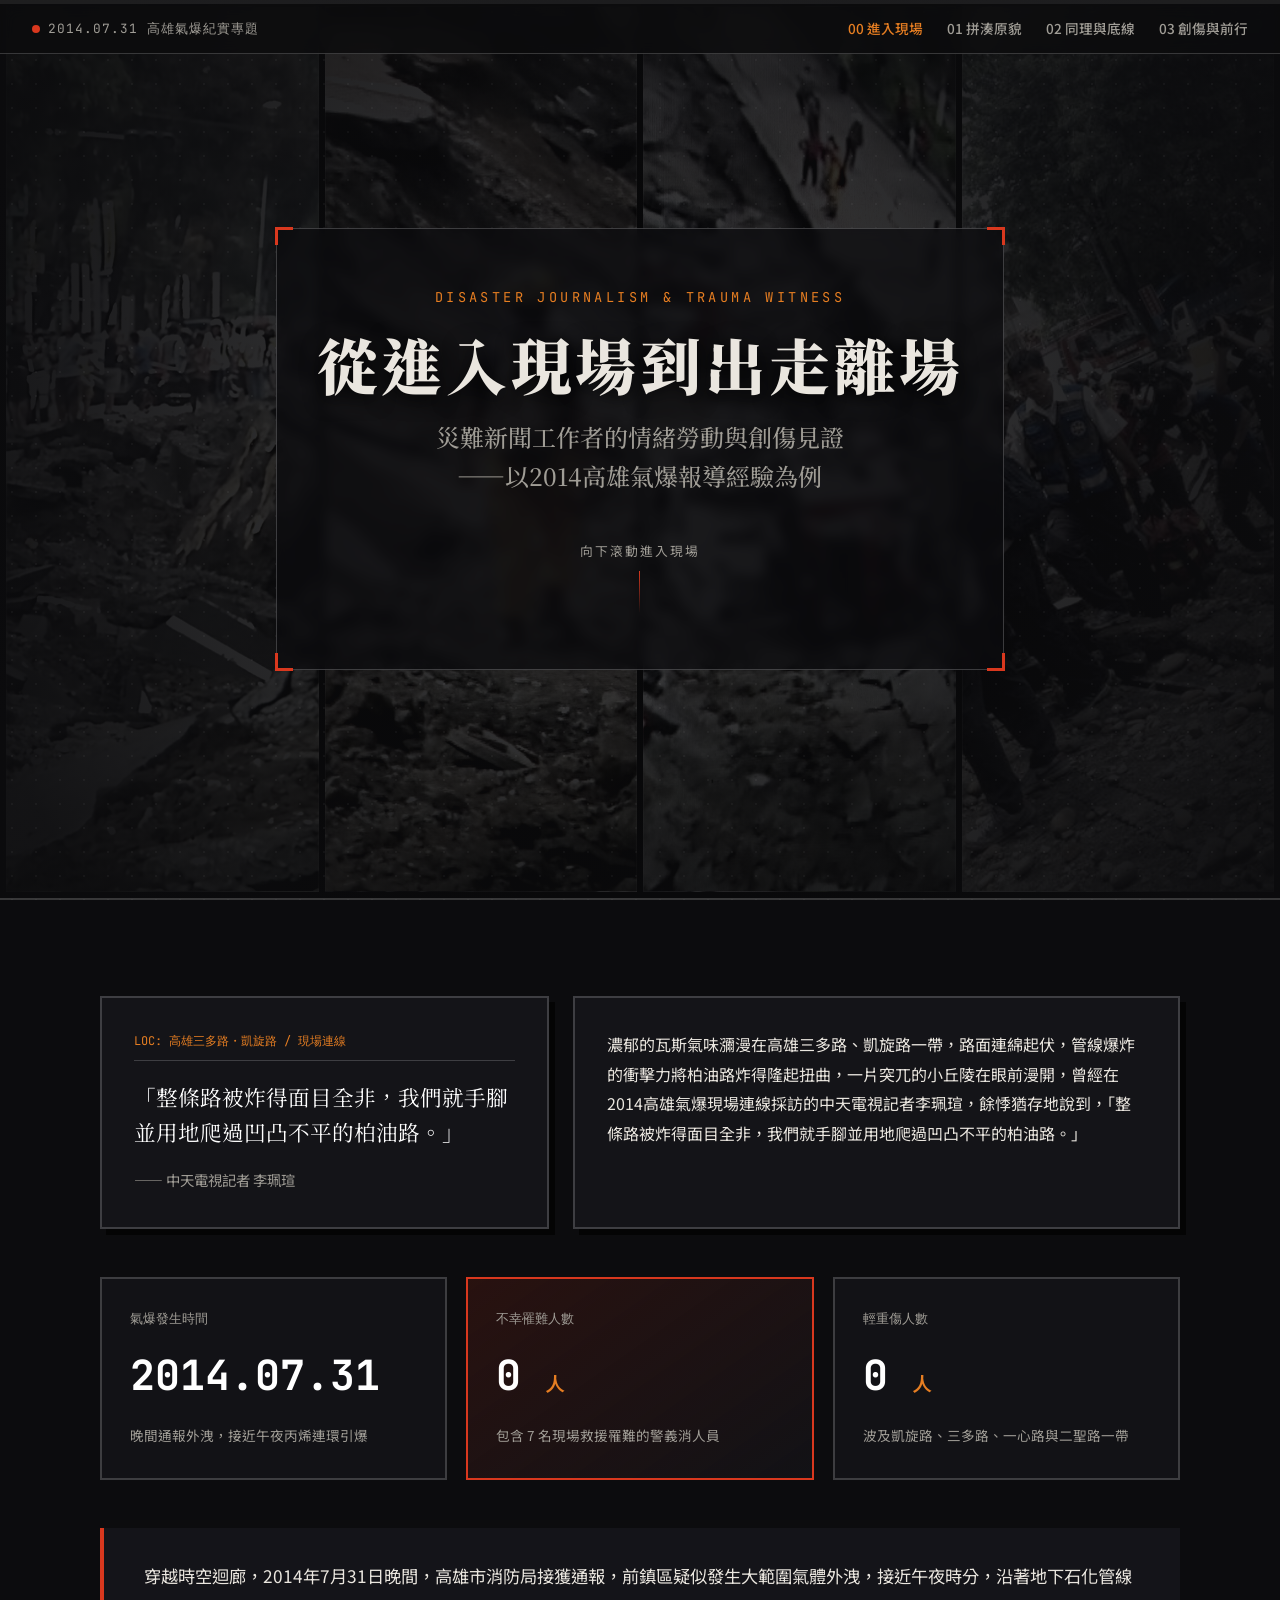
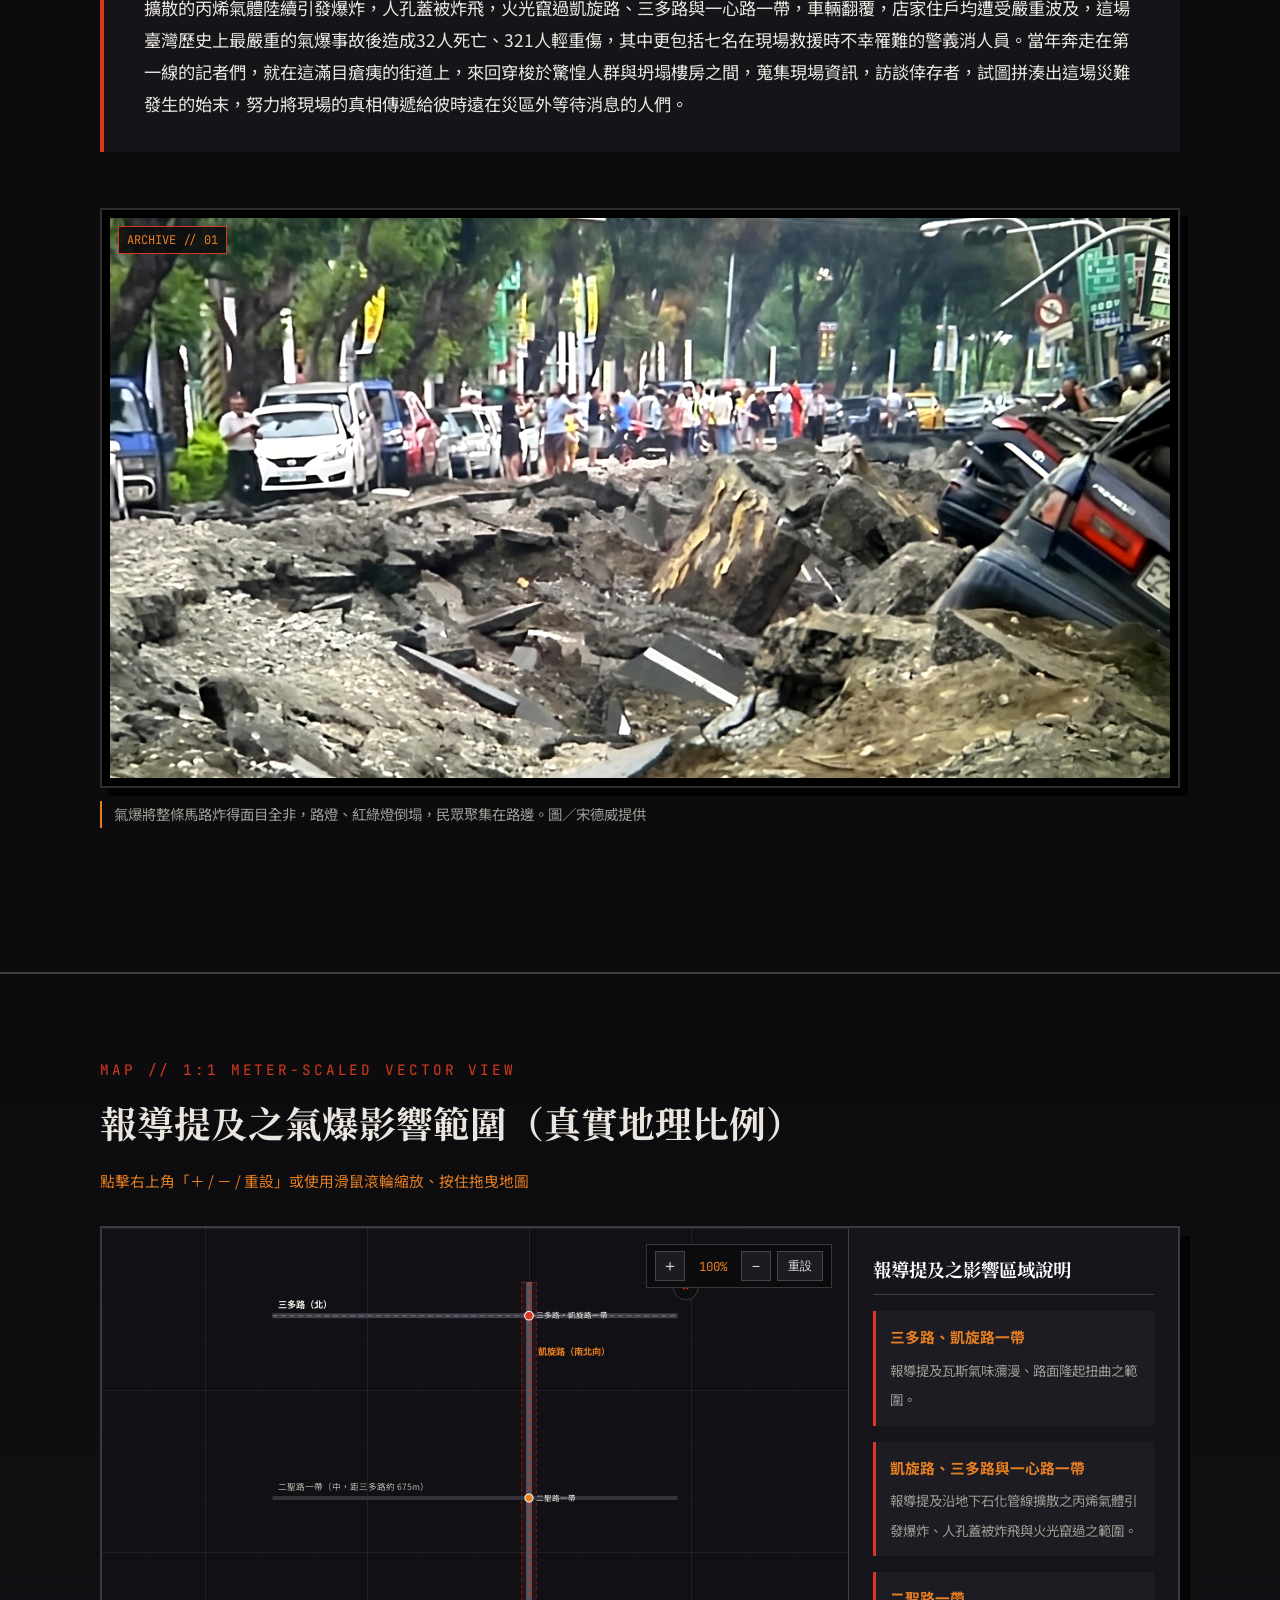
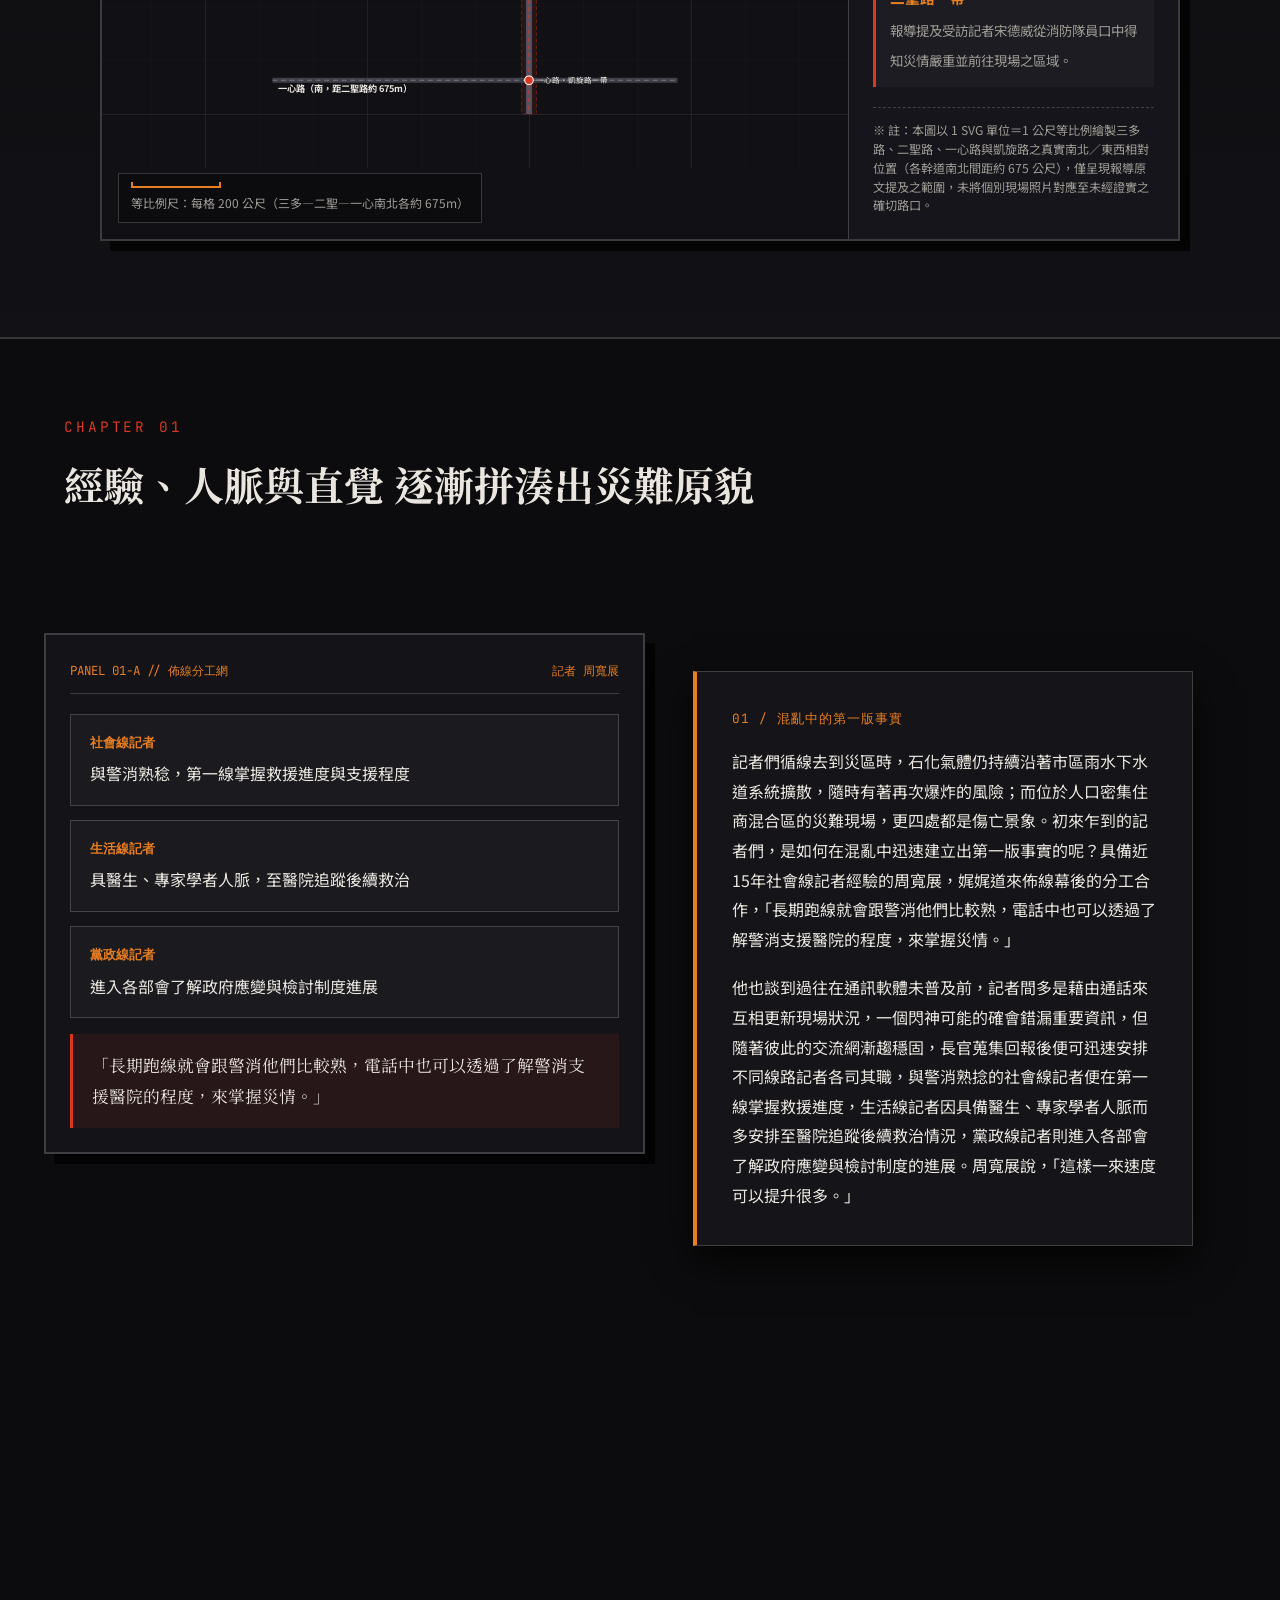
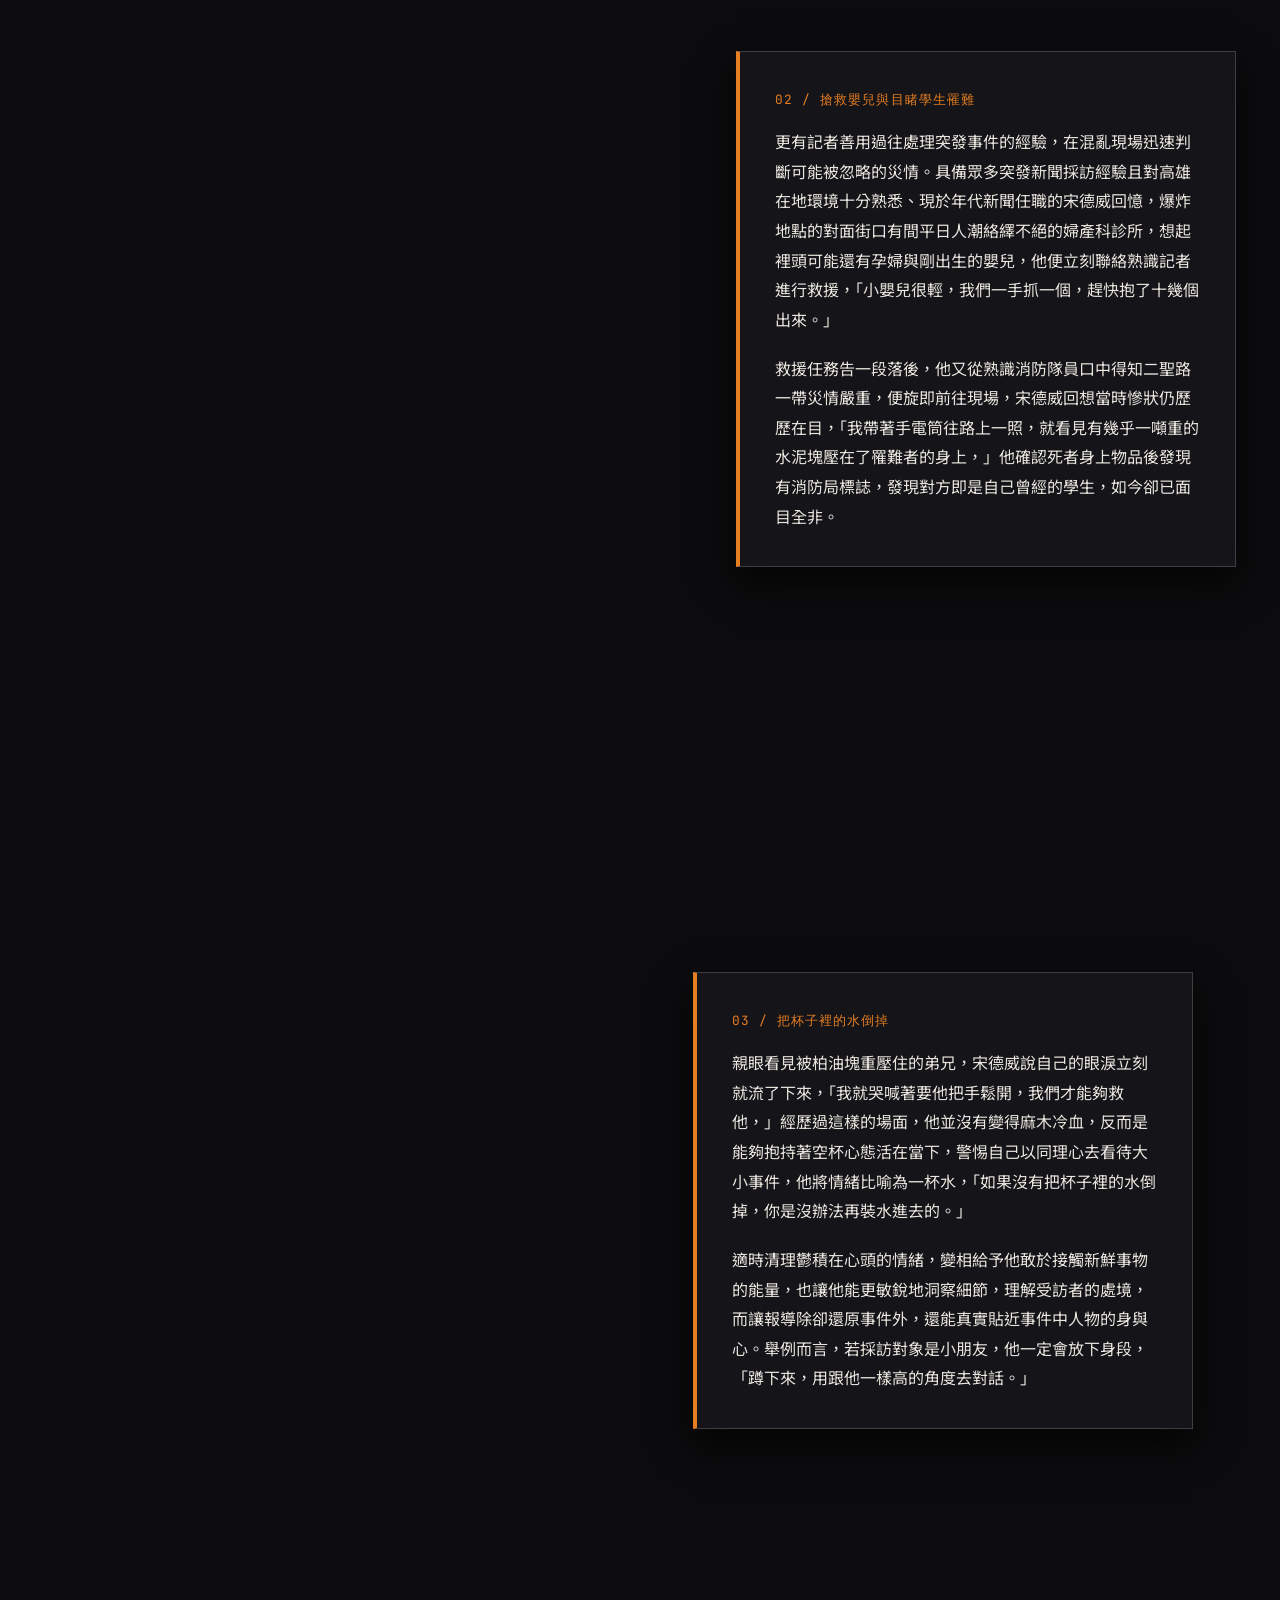
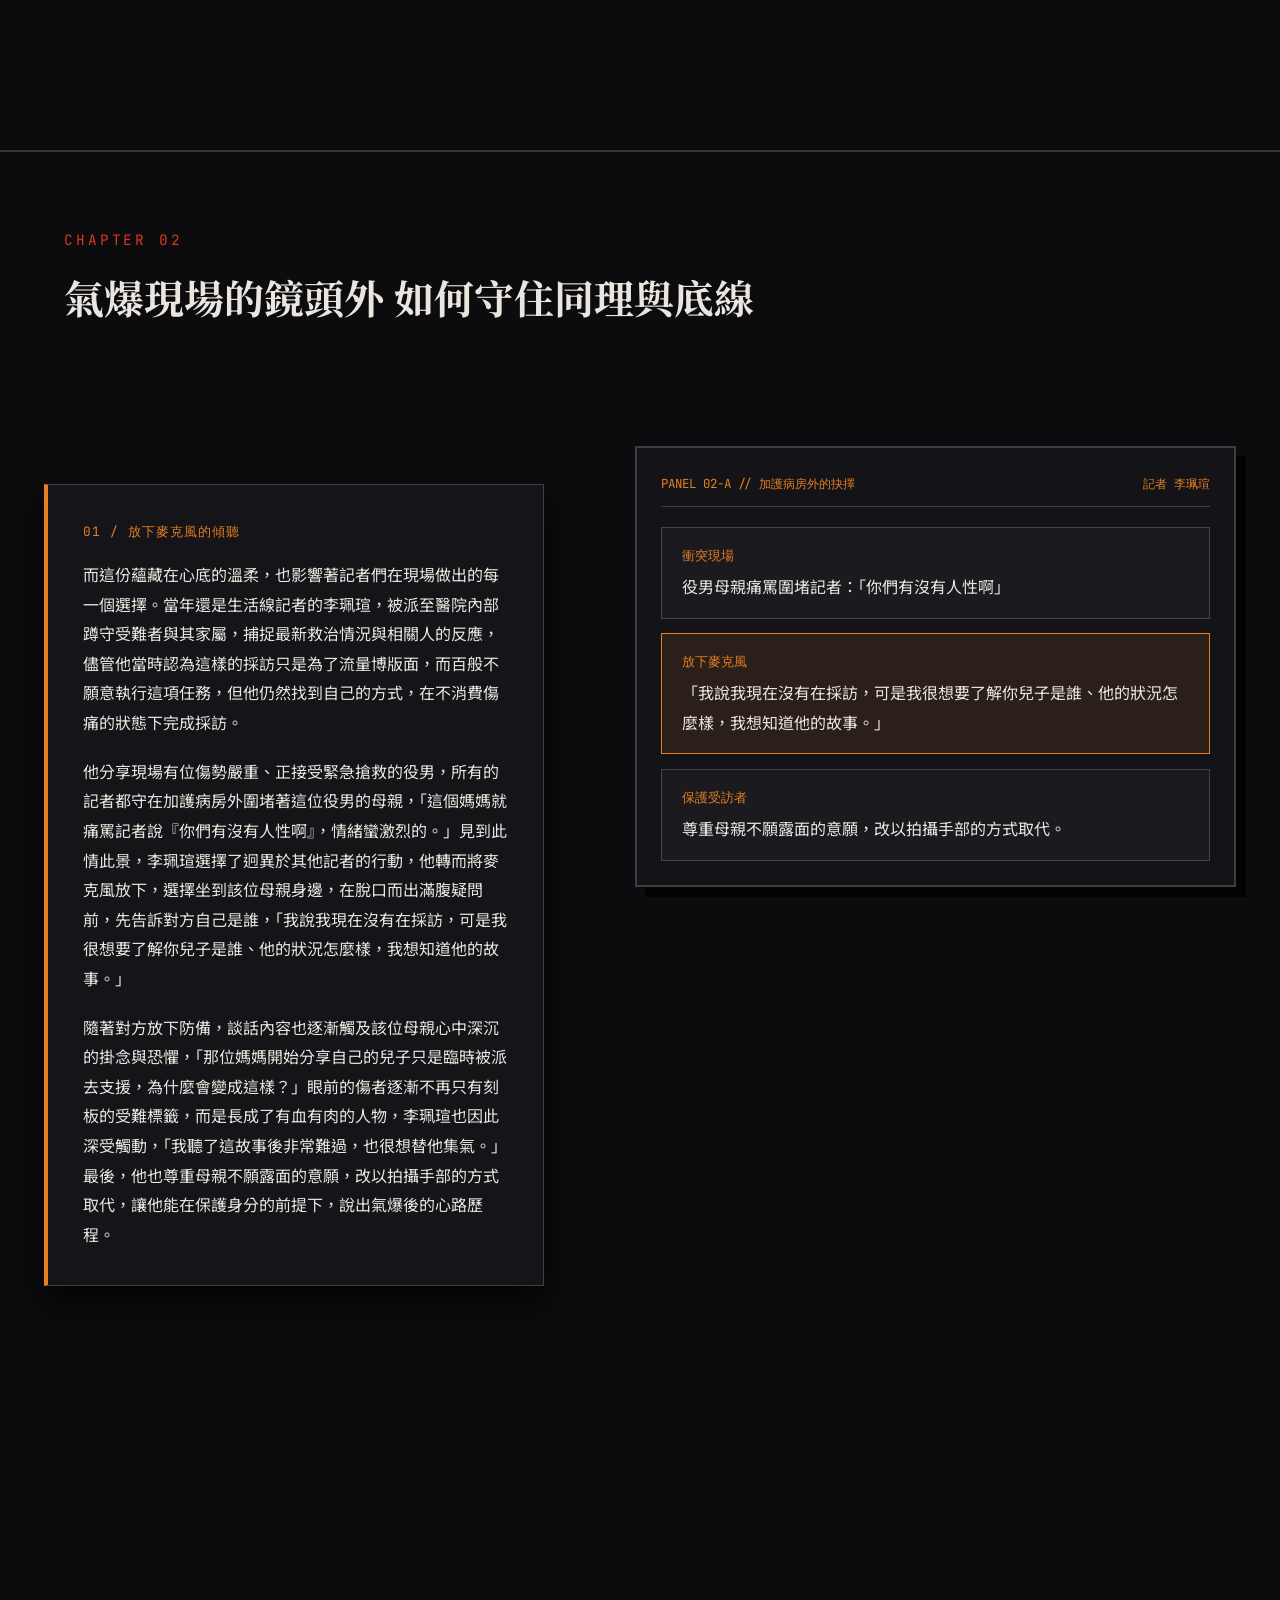
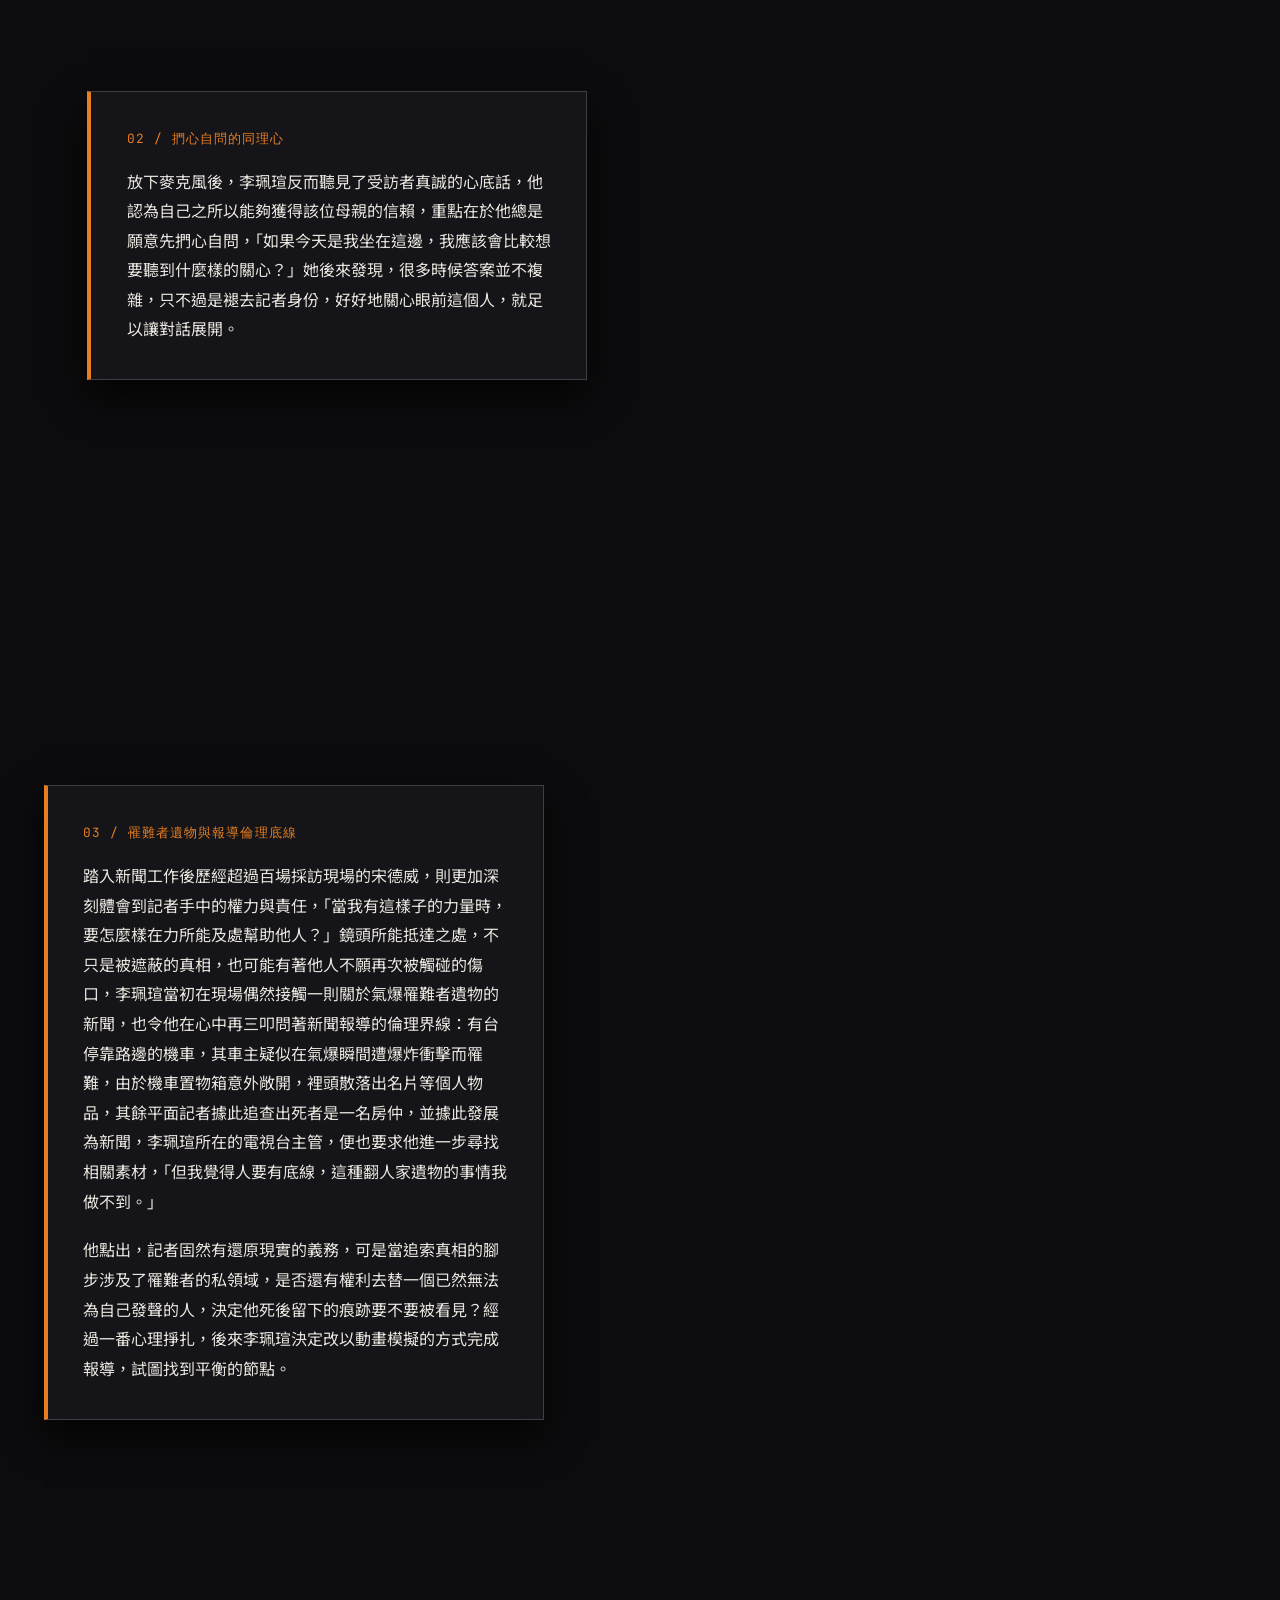
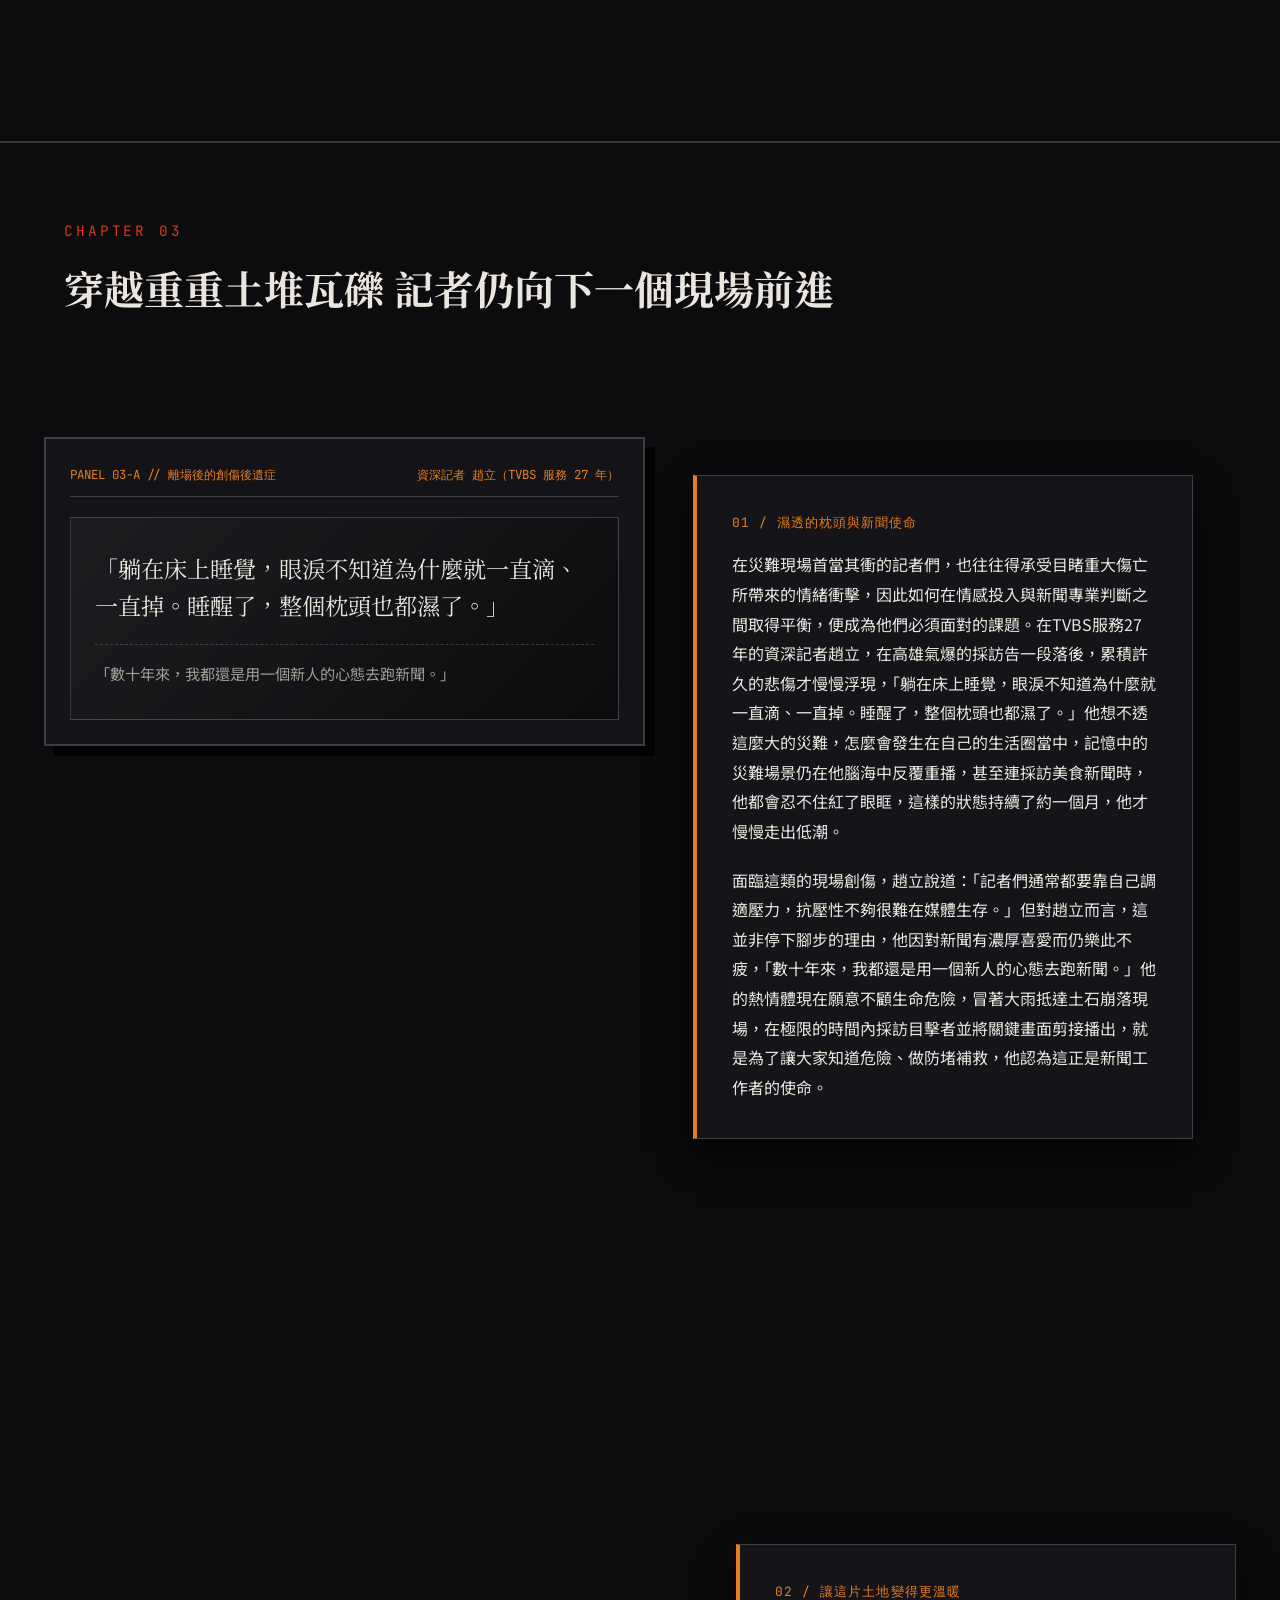
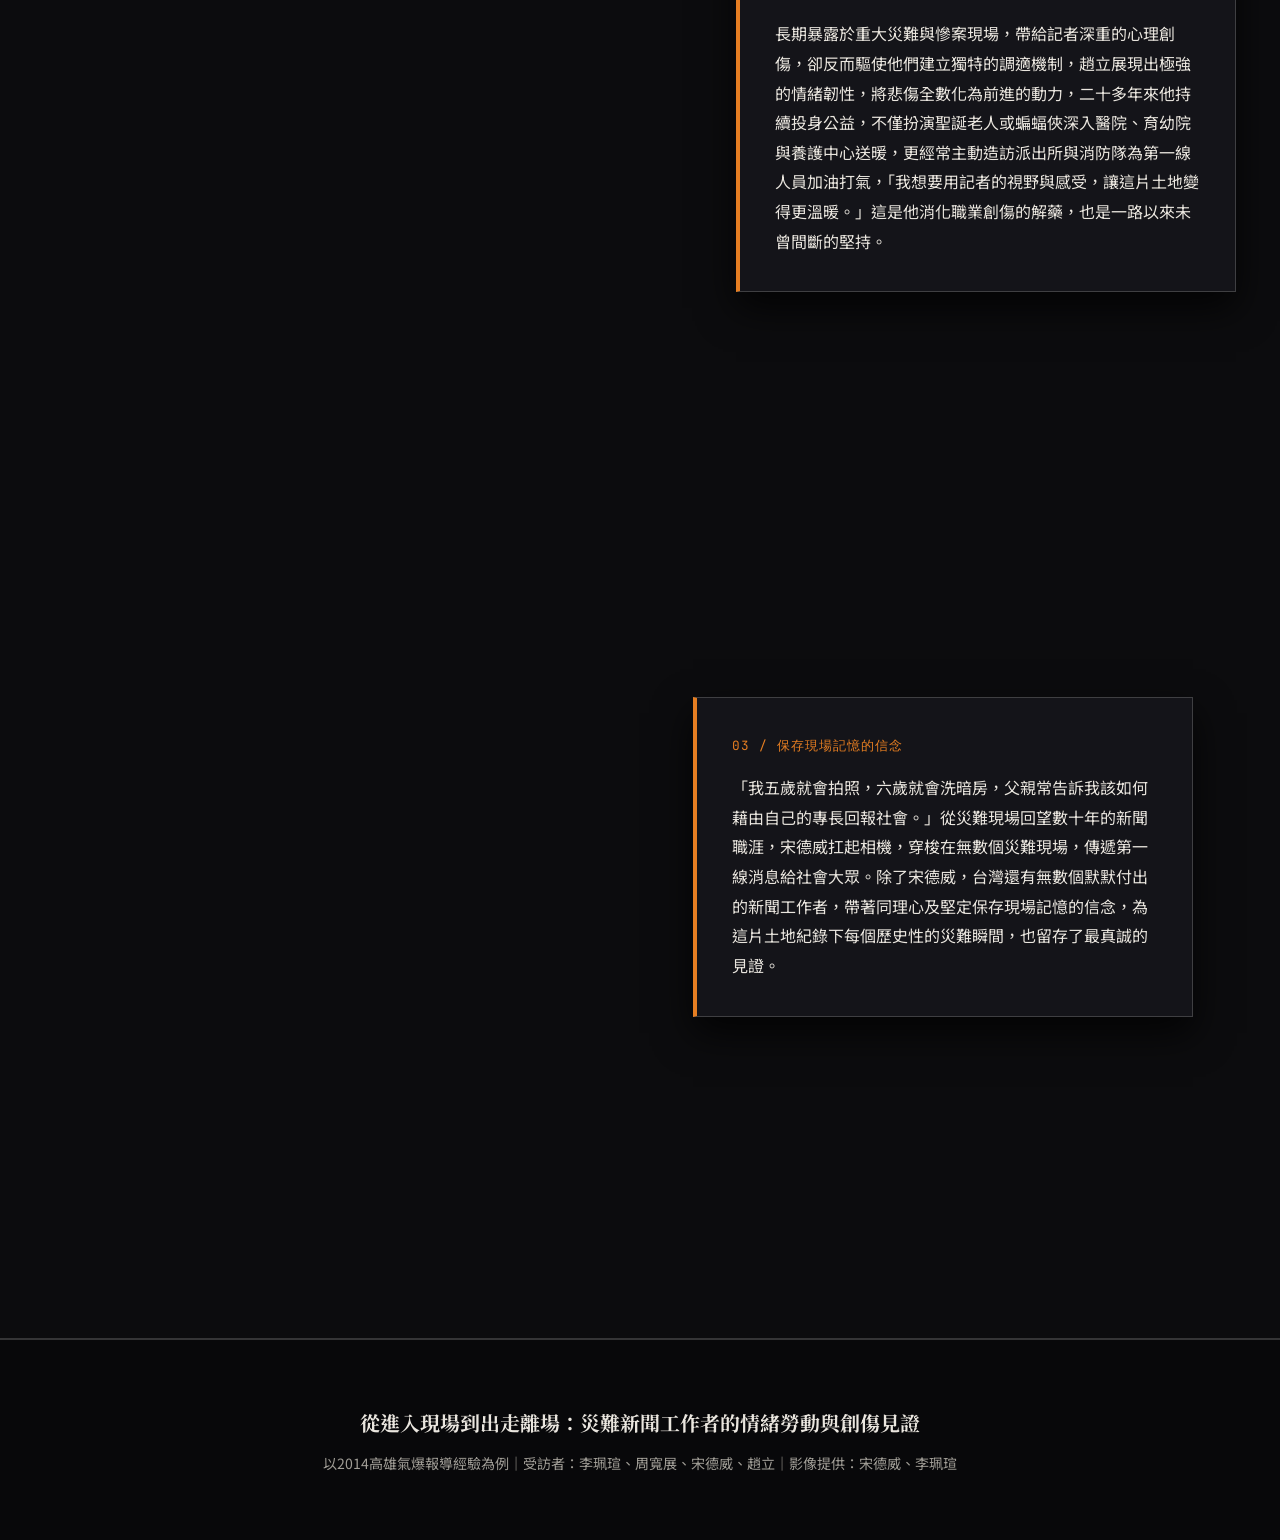
<file: index.html>
<!DOCTYPE html>
<html lang="zh-Hant">
<head>
  <meta charset="UTF-8" />
  <meta name="viewport" content="width=device-width, initial-scale=1.0" />
  <title>從進入現場到出走離場：災難新聞工作者的情緒勞動與創傷見證</title>
  <!-- 引入思源宋體與思源黑體 -->
  <link rel="preconnect" href="https://fonts.googleapis.com">
  <link rel="preconnect" href="https://fonts.gstatic.com" crossorigin>
  <link href="https://fonts.googleapis.com/css2?family=Noto+Sans+TC:wght@300;400;500;700&family=Noto+Serif+TC:wght@500;700;900&family=JetBrains+Mono:wght@400;700&display=swap" rel="stylesheet">
  <link rel="stylesheet" href="style.css" />
</head>
<body>

  <!-- 頂部閱讀進度條 -->
  <div class="progress-container">
    <div class="progress-bar" id="progressBar"></div>
  </div>

  <!-- 頂部導覽列 -->
  <header class="site-header">
    <div class="header-tag">
      <span class="rec-dot"></span> 2014.07.31 高雄氣爆紀實專題 <!-- -->
    </div>
    <nav class="chapter-nav">
      <a href="#intro" class="nav-link active">00 進入現場</a>
      <a href="#chapter1" class="nav-link">01 拼湊原貌</a>
      <a href="#chapter2" class="nav-link">02 同理與底線</a>
      <a href="#chapter3" class="nav-link">03 創傷與前行</a>
    </nav>
  </header>

  <!-- 背景動態灰燼粒子 Canvas 與寫實噪點層 -->
  <canvas id="emberCanvas"></canvas>
  <div class="noise-overlay"></div>

  <!-- 首屏英雄區：寫實分格視覺 -->
  <section class="hero-section" id="intro">
    <div class="hero-grid-panels">
      <div class="bg-panel panel-1" style="background-image: url('photo1.jpg');"></div>
      <div class="bg-panel panel-2" style="background-image: url('photo2.jpg');"></div>
      <div class="bg-panel panel-3" style="background-image: url('photo3.jpg');"></div>
      <div class="bg-panel panel-4" style="background-image: url('photo4.jpg');"></div>
    </div>
    <div class="hero-overlay"></div>

    <div class="hero-content">
      <div class="viewfinder-frame">
        <span class="corner tl"></span>
        <span class="corner tr"></span>
        <span class="corner bl"></span>
        <span class="corner br"></span>
        <p class="hero-kicker">DISASTER JOURNALISM &amp; TRAUMA WITNESS</p>
        <h1 class="hero-title">從進入現場到出走離場</h1> <!--[cite: 1] -->
        <h2 class="hero-subtitle">災難新聞工作者的情緒勞動與創傷見證<br>——以2014高雄氣爆報導經驗為例</h2> <!--[cite: 1] -->
        <div class="scroll-indicator">
          <span>向下滾動進入現場</span>
          <div class="scroll-line"></div>
        </div>
      </div>
    </div>
  </section>

  <!-- 序幕：午夜氣爆與數據分格 -->
  <section class="prologue-section">
    <div class="container">
      <!-- 寫實漫畫／紀錄片分格引言 -->
      <div class="comic-panel-row">
        <div class="comic-panel panel-quote reveal-up">
          <div class="panel-meta">LOC: 高雄三多路・凱旋路 / 現場連線</div> <!--[cite: 1] -->
          <blockquote>
            「整條路被炸得面目全非，我們就手腳並用地爬過凹凸不平的柏油路。」 <!--[cite: 1] -->
          </blockquote>
          <cite>—— 中天電視記者 李珮瑄</cite> <!--[cite: 1] -->
        </div>

        <div class="comic-panel panel-narrative reveal-up">
          <p>
            濃郁的瓦斯氣味瀰漫在高雄三多路、凱旋路一帶，路面連綿起伏，管線爆炸的衝擊力將柏油路炸得隆起扭曲，一片突兀的小丘陵在眼前漫開，曾經在2014高雄氣爆現場連線採訪的中天電視記者李珮瑄，餘悸猶存地說到，「整條路被炸得面目全非，我們就手腳並用地爬過凹凸不平的柏油路。」 <!--[cite: 1] -->
          </p>
        </div>
      </div>

      <!-- 災難傷亡數據分格 -->
      <div class="stats-grid reveal-up">
        <div class="stat-panel">
          <span class="stat-label">氣爆發生時間</span>
          <div class="stat-value">2014.07.31</div> <!--[cite: 1] -->
          <span class="stat-desc">晚間通報外洩，接近午夜丙烯連環引爆</span> <!--[cite: 1] -->
        </div>
        <div class="stat-panel alert">
          <span class="stat-label">不幸罹難人數</span>
          <div class="stat-value"><span class="counter" data-target="32">0</span> <small>人</small></div> <!--[cite: 1] -->
          <span class="stat-desc">包含 7 名現場救援罹難的警義消人員</span> <!--[cite: 1] -->
        </div>
        <div class="stat-panel">
          <span class="stat-label">輕重傷人數</span>
          <div class="stat-value"><span class="counter" data-target="321">0</span> <small>人</small></div> <!--[cite: 1] -->
          <span class="stat-desc">波及凱旋路、三多路、一心路與二聖路一帶</span> <!--[cite: 1] -->
        </div>
      </div>

      <div class="prose-box reveal-up">
        <p>
          穿越時空迴廊，2014年7月31日晚間，高雄市消防局接獲通報，前鎮區疑似發生大範圍氣體外洩，接近午夜時分，沿著地下石化管線擴散的丙烯氣體陸續引發爆炸，人孔蓋被炸飛，火光竄過凱旋路、三多路與一心路一帶，車輛翻覆，店家住戶均遭受嚴重波及，這場臺灣歷史上最嚴重的氣爆事故後造成32人死亡、321人輕重傷，其中更包括七名在現場救援時不幸罹難的警義消人員。當年奔走在第一線的記者們，就在這滿目瘡痍的街道上，來回穿梭於驚惶人群與坍塌樓房之間，蒐集現場資訊，訪談倖存者，試圖拼湊出這場災難發生的始末，努力將現場的真相傳遞給彼時遠在災區外等待消息的人們。 <!--[cite: 1] -->
        </p>
      </div>

      <!-- 第一張全幅寫實分格圖 -->
      <figure class="full-panel-figure reveal-up">
        <div class="panel-frame">
          <span class="frame-tag">ARCHIVE // 01</span>
          <img src="photo1.jpg" alt="氣爆將整條馬路炸得面目全非，路燈、紅綠燈倒塌，民眾聚集在路邊。" /> <!--[cite: 1] -->
        </div>
        <figcaption>
          氣爆將整條馬路炸得面目全非，路燈、紅綠燈倒塌，民眾聚集在路邊。圖／宋德威提供 <!--[cite: 1] -->
        </figcaption>
      </figure>
    </div>
  </section>

<!-- 氣爆影響範圍可縮放地圖（1 單位 = 真實 1 公尺等比例座標系） -->
  <section class="map-section" id="disaster-map">
    <div class="container">
      <div class="map-header reveal-up">
        <span class="chapter-num">MAP // 1:1 METER-SCALED VECTOR VIEW</span>
        <h2>報導提及之氣爆影響範圍（真實地理比例）</h2>
        <p class="map-hint">
          <span class="desktop-hint">點擊右上角「＋ / － / 重設」或使用滑鼠滾輪縮放、按住拖曳地圖</span>
          <span class="mobile-hint">點擊右上角「＋ / － / 重設」縮放，或單指拖曳地圖</span>
        </p>
      </div>

      <div class="map-wrapper reveal-up">
        <div class="tactical-map" id="zoomableMapContainer">
          <!-- 縮放控制列 -->
          <div class="map-controls" aria-label="地圖縮放控制">
            <button type="button" class="map-ctrl-btn" id="zoomInBtn" title="放大">＋</button>
            <span class="map-zoom-readout" id="zoomReadout">100%</span>
            <button type="button" class="map-ctrl-btn" id="zoomOutBtn" title="縮小">－</button>
            <button type="button" class="map-ctrl-btn reset-btn" id="zoomResetBtn" title="重設視角">重設</button>
          </div>

          <!-- 左下角真實比例尺標示（viewBox 1 單位 = 1 公尺，三多路至一心路南北約 1,350 公尺） -->
          <div class="map-scale-bar">
            <div class="scale-line"></div>
            <span>等比例尺：每格 200 公尺（三多—二聖—一心南北各約 675m）</span>
          </div>

          <!-- 可縮放與拖曳舞台 -->
          <div class="map-pan-stage" id="mapPanStage">
            <svg class="road-svg" id="realScaleSvg" viewBox="0 0 2000 2000" preserveAspectRatio="xMidYMid meet">
              <defs>
                <!-- 每 200 單位 = 200 公尺網格 -->
                <pattern id="meterGrid200" width="200" height="200" patternUnits="userSpaceOnUse">
                  <path d="M 200 0 L 0 0 0 200" fill="none" stroke="rgba(255,255,255,0.05)" stroke-width="2"/>
                </pattern>
                <!-- 每 600 單位 = 600 公尺主網格 -->
                <pattern id="meterGrid600" width="600" height="600" patternUnits="userSpaceOnUse">
                  <rect width="600" height="600" fill="url(#meterGrid200)"/>
                  <path d="M 600 0 L 0 0 0 600" fill="none" stroke="rgba(255,255,255,0.12)" stroke-width="3"/>
                </pattern>
              </defs>

              <!-- 固定底色 -->
              <rect x="0" y="0" width="2000" height="2000" fill="#101015"/>

              <!-- 可縮放平移的向量圖層（以中心 1000, 1000 為基準） -->
              <g id="mapViewport" transform="translate(0, 0) scale(1)">
                <rect x="-1000" y="-1000" width="4000" height="4000" fill="url(#meterGrid600)"/>

                <!-- 報導提及之道路範圍示意（以 1 單位 = 1 公尺繪製） -->
                <!-- 凱旋路（南北向，x = 1200） -->
                <rect x="1172" y="200" width="56" height="1600" rx="6" fill="rgba(217, 56, 30, 0.12)" stroke="rgba(217, 56, 30, 0.45)" stroke-width="3" stroke-dasharray="14,10"/>
                <line x1="1200" y1="200" x2="1200" y2="1800" stroke="#525260" stroke-width="22"/>
                <line x1="1200" y1="200" x2="1200" y2="1800" stroke="#d9381e" stroke-width="4" stroke-dasharray="16,12"/>
                <text x="1235" y="470" fill="#e67e22" font-size="34" font-weight="bold" font-family="Noto Sans TC">凱旋路（南北向）</text>

                <!-- 三多路（北側，y = 325） -->
                <line x1="250" y1="325" x2="1750" y2="325" stroke="#3f3f4a" stroke-width="18"/>
                <line x1="250" y1="325" x2="1750" y2="325" stroke="#969289" stroke-width="2.5" stroke-dasharray="18,14"/>
                <text x="270" y="295" fill="#eae6df" font-size="34" font-weight="bold" font-family="Noto Sans TC">三多路（北）</text>

                <!-- 二聖路一帶（中段，y = 1000，距三多路 675 公尺） -->
                <line x1="250" y1="1000" x2="1750" y2="1000" stroke="#33333c" stroke-width="14"/>
                <text x="270" y="972" fill="#b8b4ac" font-size="32" font-family="Noto Sans TC">二聖路一帶（中，距三多路約 675m）</text>

                <!-- 一心路（南側，y = 1675，距二聖路 675 公尺） -->
                <line x1="250" y1="1675" x2="1750" y2="1675" stroke="#3f3f4a" stroke-width="18"/>
                <line x1="250" y1="1675" x2="1750" y2="1675" stroke="#969289" stroke-width="2.5" stroke-dasharray="18,14"/>
                <text x="270" y="1720" fill="#eae6df" font-size="34" font-weight="bold" font-family="Noto Sans TC">一心路（南，距二聖路約 675m）</text>

                <!-- 標記點（依真實相對座標定位） -->
                <g transform="translate(1200, 325)">
                  <circle r="16" fill="#d9381e" stroke="#ffffff" stroke-width="4"/>
                  <text x="26" y="10" fill="#eae6df" font-size="28" font-family="Noto Sans TC">三多路・凱旋路一帶</text>
                </g>

                <g transform="translate(1200, 1000)">
                  <circle r="15" fill="#e67e22" stroke="#ffffff" stroke-width="4"/>
                  <text x="26" y="10" fill="#eae6df" font-size="28" font-family="Noto Sans TC">二聖路一帶</text>
                </g>

                <g transform="translate(1200, 1675)">
                  <circle r="16" fill="#d9381e" stroke="#ffffff" stroke-width="4"/>
                  <text x="26" y="10" fill="#eae6df" font-size="28" font-family="Noto Sans TC">一心路・凱旋路一帶</text>
                </g>

                <!-- 北方方位標示 -->
                <g transform="translate(1780, 220)">
                  <circle cx="0" cy="0" r="46" fill="rgba(12,12,14,0.88)" stroke="rgba(255,255,255,0.28)" stroke-width="2.5"/>
                  <text x="-11" y="-56" fill="#e67e22" font-size="26" font-weight="bold" font-family="JetBrains Mono">N</text>
                  <polygon points="0,-34 -10,10 0,2 10,10" fill="#d9381e"/>
                </g>
              </g>
            </svg>
          </div>

          <!-- 報導範圍說明欄 -->
          <aside class="map-info-panel">
            <h3>報導提及之影響區域說明</h3>
            <ul class="report-loc-list">
              <li>
                <strong>三多路、凱旋路一帶</strong>
                <span>報導提及瓦斯氣味瀰漫、路面隆起扭曲之範圍。</span>
              </li>
              <li>
                <strong>凱旋路、三多路與一心路一帶</strong>
                <span>報導提及沿地下石化管線擴散之丙烯氣體引發爆炸、人孔蓋被炸飛與火光竄過之範圍。</span>
              </li>
              <li>
                <strong>二聖路一帶</strong>
                <span>報導提及受訪記者宋德威從消防隊員口中得知災情嚴重並前往現場之區域。</span>
              </li>
            </ul>
            <p class="map-disclaimer">
              ※ 註：本圖以 1 SVG 單位＝1 公尺等比例繪製三多路、二聖路、一心路與凱旋路之真實南北／東西相對位置（各幹道南北間距約 675 公尺），僅呈現報導原文提及之範圍，未將個別現場照片對應至未經證實之確切路口。
            </p>
          </aside>
        </div>
      </div>
    </div>
  </section>

  <!-- 第一章：Scrollytelling 雙欄滾動區 -->
  <section class="scrolly-section" id="chapter1">
    <div class="chapter-banner">
      <span class="chapter-num">CHAPTER 01</span>
      <h2>經驗、人脈與直覺 逐漸拼湊出災難原貌</h2> <!--[cite: 1] -->
    </div>

    <div class="scrolly-container">
      <!-- 左側固定寫實分格視覺 -->
      <div class="sticky-visual">
        <div class="visual-stage" id="stage-ch1">
          <!-- 動態切換分格卡 1-A -->
          <div class="stage-card active" data-step="ch1-1">
            <div class="split-frame">
              <div class="frame-header">
                <span>PANEL 01-A // 佈線分工網</span>
                <span>記者 周寬展</span> <!--[cite: 1] -->
              </div>
              <div class="network-diagram">
                <div class="node-box">
                  <strong>社會線記者</strong>
                  <p>與警消熟稔，第一線掌握救援進度與支援程度</p> <!--[cite: 1] -->
                </div>
                <div class="node-box">
                  <strong>生活線記者</strong>
                  <p>具醫生、專家學者人脈，至醫院追蹤後續救治</p> <!--[cite: 1] -->
                </div>
                <div class="node-box">
                  <strong>黨政線記者</strong>
                  <p>進入各部會了解政府應變與檢討制度進展</p> <!--[cite: 1] -->
                </div>
              </div>
              <blockquote class="stage-quote">
                「長期跑線就會跟警消他們比較熟，電話中也可以透過了解警消支援醫院的程度，來掌握災情。」 <!--[cite: 1] -->
              </blockquote>
            </div>
          </div>

          <!-- 動態切換分格卡 1-B -->
          <div class="stage-card" data-step="ch1-2">
            <div class="split-frame">
              <div class="frame-header">
                <span>PANEL 01-B // 婦產科救援與二聖路現場</span>
                <span>記者 宋德威</span> <!--[cite: 1] -->
              </div>
              <div class="panel-image-wrap">
                <img src="photo2.jpg" alt="消防隊員與搜救犬不畏危險，穿梭在氣爆坍塌的馬路上，展開救援重建工作。" /> <!--[cite: 1] -->
              </div>
              <p class="stage-caption">
                消防隊員與搜救犬不畏危險，穿梭在氣爆坍塌的馬路上，展開救援重建工作。圖／宋德威提供 <!--[cite: 1] -->
              </p>
            </div>
          </div>

          <!-- 動態切換分格卡 1-C -->
          <div class="stage-card" data-step="ch1-3">
            <div class="split-frame">
              <div class="frame-header">
                <span>PANEL 01-C // 空杯心態與同理視角</span>
                <span>記者 宋德威</span> <!--[cite: 1] -->
              </div>
              <div class="quote-highlight-panel">
                <p class="metaphor-tag">情緒如同一杯水</p> <!--[cite: 1] -->
                <blockquote>
                  「如果沒有把杯子裡的水倒掉，你是沒辦法再裝水進去的。」 <!--[cite: 1] -->
                </blockquote>
                <div class="sub-quote">
                  採訪小朋友時：「蹲下來，用跟他一樣高的角度去對話。」 <!--[cite: 1] -->
                </div>
              </div>
            </div>
          </div>
        </div>
      </div>

      <!-- 右側滾動文字卡片 -->
      <div class="scrolly-steps">
        <article class="step-card" data-target="ch1-1">
          <div class="step-badge">01 / 混亂中的第一版事實</div>
          <p>
            記者們循線去到災區時，石化氣體仍持續沿著市區雨水下水道系統擴散，隨時有著再次爆炸的風險；而位於人口密集住商混合區的災難現場，更四處都是傷亡景象。初來乍到的記者們，是如何在混亂中迅速建立出第一版事實的呢？具備近15年社會線記者經驗的周寬展，娓娓道來佈線幕後的分工合作，「長期跑線就會跟警消他們比較熟，電話中也可以透過了解警消支援醫院的程度，來掌握災情。」 <!--[cite: 1] -->
          </p>
          <p>
            他也談到過往在通訊軟體未普及前，記者間多是藉由通話來互相更新現場狀況，一個閃神可能的確會錯漏重要資訊，但隨著彼此的交流網漸趨穩固，長官蒐集回報後便可迅速安排不同線路記者各司其職，與警消熟捻的社會線記者便在第一線掌握救援進度，生活線記者因具備醫生、專家學者人脈而多安排至醫院追蹤後續救治情況，黨政線記者則進入各部會了解政府應變與檢討制度的進展。周寬展說，「這樣一來速度可以提升很多。」 <!--[cite: 1] -->
          </p>
        </article>

        <article class="step-card" data-target="ch1-2">
          <div class="step-badge">02 / 搶救嬰兒與目睹學生罹難</div>
          <p>
            更有記者善用過往處理突發事件的經驗，在混亂現場迅速判斷可能被忽略的災情。具備眾多突發新聞採訪經驗且對高雄在地環境十分熟悉、現於年代新聞任職的宋德威回憶，爆炸地點的對面街口有間平日人潮絡繹不絕的婦產科診所，想起裡頭可能還有孕婦與剛出生的嬰兒，他便立刻聯絡熟識記者進行救援，「小嬰兒很輕，我們一手抓一個，趕快抱了十幾個出來。」 <!--[cite: 1] -->
          </p>
          <p>
            救援任務告一段落後，他又從熟識消防隊員口中得知二聖路一帶災情嚴重，便旋即前往現場，宋德威回想當時慘狀仍歷歷在目，「我帶著手電筒往路上一照，就看見有幾乎一噸重的水泥塊壓在了罹難者的身上，」他確認死者身上物品後發現有消防局標誌，發現對方即是自己曾經的學生，如今卻已面目全非。 <!--[cite: 1] -->
          </p>
        </article>

        <article class="step-card" data-target="ch1-3">
          <div class="step-badge">03 / 把杯子裡的水倒掉</div>
          <p>
            親眼看見被柏油塊重壓住的弟兄，宋德威說自己的眼淚立刻就流了下來，「我就哭喊著要他把手鬆開，我們才能夠救他，」經歷過這樣的場面，他並沒有變得麻木冷血，反而是能夠抱持著空杯心態活在當下，警惕自己以同理心去看待大小事件，他將情緒比喻為一杯水，「如果沒有把杯子裡的水倒掉，你是沒辦法再裝水進去的。」 <!--[cite: 1] -->
          </p>
          <p>
            適時清理鬱積在心頭的情緒，變相給予他敢於接觸新鮮事物的能量，也讓他能更敏銳地洞察細節，理解受訪者的處境，而讓報導除卻還原事件外，還能真實貼近事件中人物的身與心。舉例而言，若採訪對象是小朋友，他一定會放下身段，「蹲下來，用跟他一樣高的角度去對話。」 <!--[cite: 1] -->
          </p>
        </article>
      </div>
    </div>
  </section>

  <!-- 第二章：氣爆現場的鏡頭外 如何守住同理與底線 -->
  <section class="scrolly-section" id="chapter2">
    <div class="chapter-banner">
      <span class="chapter-num">CHAPTER 02</span>
      <h2>氣爆現場的鏡頭外 如何守住同理與底線</h2> <!--[cite: 1] -->
    </div>

    <div class="scrolly-container reverse-layout">
      <!-- 左側固定寫實分格視覺 -->
      <div class="sticky-visual">
        <div class="visual-stage" id="stage-ch2">
          <!-- 分格 2-A -->
          <div class="stage-card active" data-step="ch2-1">
            <div class="split-frame">
              <div class="frame-header">
                <span>PANEL 02-A // 加護病房外的抉擇</span>
                <span>記者 李珮瑄</span> <!--[cite: 1] -->
              </div>
              <div class="storyboard-grid">
                <div class="mini-panel">
                  <span class="mini-tag">衝突現場</span>
                  <p>役男母親痛罵圍堵記者：「你們有沒有人性啊」</p> <!--[cite: 1] -->
                </div>
                <div class="mini-panel highlight">
                  <span class="mini-tag">放下麥克風</span>
                  <p>「我說我現在沒有在採訪，可是我很想要了解你兒子是誰、他的狀況怎麼樣，我想知道他的故事。」</p> <!--[cite: 1] -->
                </div>
                <div class="mini-panel">
                  <span class="mini-tag">保護受訪者</span>
                  <p>尊重母親不願露面的意願，改以拍攝手部的方式取代。</p> <!--[cite: 1] -->
                </div>
              </div>
            </div>
          </div>

          <!-- 分格 2-B -->
          <div class="stage-card" data-step="ch2-2">
            <div class="split-frame">
              <div class="frame-header">
                <span>PANEL 02-B // 褪去記者身分後的對話</span>
                <span>換位思考</span>
              </div>
              <div class="quote-highlight-panel">
                <blockquote>
                  「如果今天是我坐在這邊，我應該會比較想要聽到什麼樣的關心？」 <!--[cite: 1] -->
                </blockquote>
                <p class="panel-note">
                  褪去記者身份，好好地關心眼前這個人，就足以讓對話展開。 <!--[cite: 1] -->
                </p>
              </div>
            </div>
          </div>

          <!-- 分格 2-C -->
          <div class="stage-card" data-step="ch2-3">
            <div class="split-frame">
              <div class="frame-header">
                <span>PANEL 02-C // 倫理界線與天坑現場</span>
                <span>拒絕翻找遺物</span> <!--[cite: 1] -->
              </div>
              <div class="panel-image-wrap">
                <img src="photo3.jpg" alt="救援用消防車也掉進氣爆造成的天坑中。" /> <!--[cite: 1] -->
              </div>
              <p class="stage-caption">
                救援用消防車也掉進氣爆造成的天坑中。圖／宋德威提供 <!--[cite: 1] -->
              </p>
              <blockquote class="stage-quote compact">
                「但我覺得人要有底線，這種翻人家遺物的事情我做不到。」—— 李珮瑄 <!--[cite: 1] -->
              </blockquote>
            </div>
          </div>
        </div>
      </div>

      <!-- 右側滾動文字卡片 -->
      <div class="scrolly-steps">
        <article class="step-card" data-target="ch2-1">
          <div class="step-badge">01 / 放下麥克風的傾聽</div>
          <p>
            而這份蘊藏在心底的溫柔，也影響著記者們在現場做出的每一個選擇。當年還是生活線記者的李珮瑄，被派至醫院內部蹲守受難者與其家屬，捕捉最新救治情況與相關人的反應，儘管他當時認為這樣的採訪只是為了流量博版面，而百般不願意執行這項任務，但他仍然找到自己的方式，在不消費傷痛的狀態下完成採訪。 <!--[cite: 1] -->
          </p>
          <p>
            他分享現場有位傷勢嚴重、正接受緊急搶救的役男，所有的記者都守在加護病房外圍堵著這位役男的母親，「這個媽媽就痛罵記者說『你們有沒有人性啊』，情緒蠻激烈的。」見到此情此景，李珮瑄選擇了迥異於其他記者的行動，他轉而將麥克風放下，選擇坐到該位母親身邊，在脫口而出滿腹疑問前，先告訴對方自己是誰，「我說我現在沒有在採訪，可是我很想要了解你兒子是誰、他的狀況怎麼樣，我想知道他的故事。」 <!--[cite: 1] -->
          </p>
          <p>
            隨著對方放下防備，談話內容也逐漸觸及該位母親心中深沉的掛念與恐懼，「那位媽媽開始分享自己的兒子只是臨時被派去支援，為什麼會變成這樣？」眼前的傷者逐漸不再只有刻板的受難標籤，而是長成了有血有肉的人物，李珮瑄也因此深受觸動，「我聽了這故事後非常難過，也很想替他集氣。」最後，他也尊重母親不願露面的意願，改以拍攝手部的方式取代，讓他能在保護身分的前提下，說出氣爆後的心路歷程。 <!--[cite: 1] -->
          </p>
        </article>

        <article class="step-card" data-target="ch2-2">
          <div class="step-badge">02 / 捫心自問的同理心</div>
          <p>
            放下麥克風後，李珮瑄反而聽見了受訪者真誠的心底話，他認為自己之所以能夠獲得該位母親的信賴，重點在於他總是願意先捫心自問，「如果今天是我坐在這邊，我應該會比較想要聽到什麼樣的關心？」她後來發現，很多時候答案並不複雜，只不過是褪去記者身份，好好地關心眼前這個人，就足以讓對話展開。 <!--[cite: 1] -->
          </p>
        </article>

        <article class="step-card" data-target="ch2-3">
          <div class="step-badge">03 / 罹難者遺物與報導倫理底線</div>
          <p>
            踏入新聞工作後歷經超過百場採訪現場的宋德威，則更加深刻體會到記者手中的權力與責任，「當我有這樣子的力量時，要怎麼樣在力所能及處幫助他人？」鏡頭所能抵達之處，不只是被遮蔽的真相，也可能有著他人不願再次被觸碰的傷口，李珮瑄當初在現場偶然接觸一則關於氣爆罹難者遺物的新聞，也令他在心中再三叩問著新聞報導的倫理界線：有台停靠路邊的機車，其車主疑似在氣爆瞬間遭爆炸衝擊而罹難，由於機車置物箱意外敞開，裡頭散落出名片等個人物品，其餘平面記者據此追查出死者是一名房仲，並據此發展為新聞，李珮瑄所在的電視台主管，便也要求他進一步尋找相關素材，「但我覺得人要有底線，這種翻人家遺物的事情我做不到。」 <!--[cite: 1] -->
          </p>
          <p>
            他點出，記者固然有還原現實的義務，可是當追索真相的腳步涉及了罹難者的私領域，是否還有權利去替一個已然無法為自己發聲的人，決定他死後留下的痕跡要不要被看見？經過一番心理掙扎，後來李珮瑄決定改以動畫模擬的方式完成報導，試圖找到平衡的節點。 <!--[cite: 1] -->
          </p>
        </article>
      </div>
    </div>
  </section>

  <!-- 第三章：穿越重重土堆瓦礫 記者仍向下一個現場前進 -->
  <section class="scrolly-section" id="chapter3">
    <div class="chapter-banner">
      <span class="chapter-num">CHAPTER 03</span>
      <h2>穿越重重土堆瓦礫 記者仍向下一個現場前進</h2> <!--[cite: 1] -->
    </div>

    <div class="scrolly-container">
      <!-- 左側固定寫實分格視覺 -->
      <div class="sticky-visual">
        <div class="visual-stage" id="stage-ch3">
          <!-- 分格 3-A -->
          <div class="stage-card active" data-step="ch3-1">
            <div class="split-frame">
              <div class="frame-header">
                <span>PANEL 03-A // 離場後的創傷後遺症</span>
                <span>資深記者 趙立（TVBS 服務 27 年）</span> <!--[cite: 1] -->
              </div>
              <div class="quote-highlight-panel">
                <blockquote>
                  「躺在床上睡覺，眼淚不知道為什麼就一直滴、一直掉。睡醒了，整個枕頭也都濕了。」 <!--[cite: 1] -->
                </blockquote>
                <div class="sub-quote">
                  「數十年來，我都還是用一個新人的心態去跑新聞。」 <!--[cite: 1] -->
                </div>
              </div>
            </div>
          </div>

          <!-- 分格 3-B -->
          <div class="stage-card" data-step="ch3-2">
            <div class="split-frame">
              <div class="frame-header">
                <span>PANEL 03-B // 消化職業創傷的解藥</span>
                <span>將悲傷化為公益動力</span> <!--[cite: 1] -->
              </div>
              <div class="quote-highlight-panel">
                <p class="metaphor-tag">扮演聖誕老人與蝙蝠俠送暖</p> <!--[cite: 1] -->
                <blockquote>
                  「我想要用記者的視野與感受，讓這片土地變得更溫暖。」 <!--[cite: 1] -->
                </blockquote>
                <p class="panel-note">
                  深入醫院、育幼院與養護中心，主動造訪派出所與消防隊為第一線人員加油打氣。 <!--[cite: 1] -->
                </p>
              </div>
            </div>
          </div>

          <!-- 分格 3-C -->
          <div class="stage-card" data-step="ch3-3">
            <div class="split-frame">
              <div class="frame-header">
                <span>PANEL 03-C // 為土地留存最真誠的見證</span>
                <span>現場紀錄者</span> <!--[cite: 1] -->
              </div>
              <div class="panel-image-wrap">
                <img src="photo4.jpg" alt="氣爆後的地上布滿碎石，救援人員爬上梯子，而記者拿著攝影機，為社會大眾見證重要時刻。" /> <!--[cite: 1] -->
              </div>
              <p class="stage-caption">
                氣爆後的地上布滿碎石，救援人員爬上梯子，而記者拿著攝影機，為社會大眾見證重要時刻。圖／李珮瑄提供 <!--[cite: 1] -->
              </p>
            </div>
          </div>
        </div>
      </div>

      <!-- 右側滾動文字卡片 -->
      <div class="scrolly-steps">
        <article class="step-card" data-target="ch3-1">
          <div class="step-badge">01 / 濕透的枕頭與新聞使命</div>
          <p>
            在災難現場首當其衝的記者們，也往往得承受目睹重大傷亡所帶來的情緒衝擊，因此如何在情感投入與新聞專業判斷之間取得平衡，便成為他們必須面對的課題。在TVBS服務27年的資深記者趙立，在高雄氣爆的採訪告一段落後，累積許久的悲傷才慢慢浮現，「躺在床上睡覺，眼淚不知道為什麼就一直滴、一直掉。睡醒了，整個枕頭也都濕了。」他想不透這麼大的災難，怎麼會發生在自己的生活圈當中，記憶中的災難場景仍在他腦海中反覆重播，甚至連採訪美食新聞時，他都會忍不住紅了眼眶，這樣的狀態持續了約一個月，他才慢慢走出低潮。 <!--[cite: 1] -->
          </p>
          <p>
            面臨這類的現場創傷，趙立說道：「記者們通常都要靠自己調適壓力，抗壓性不夠很難在媒體生存。」但對趙立而言，這並非停下腳步的理由，他因對新聞有濃厚喜愛而仍樂此不疲，「數十年來，我都還是用一個新人的心態去跑新聞。」他的熱情體現在願意不顧生命危險，冒著大雨抵達土石崩落現場，在極限的時間內採訪目擊者並將關鍵畫面剪接播出，就是為了讓大家知道危險、做防堵補救，他認為這正是新聞工作者的使命。 <!--[cite: 1] -->
          </p>
        </article>

        <article class="step-card" data-target="ch3-2">
          <div class="step-badge">02 / 讓這片土地變得更溫暖</div>
          <p>
            長期暴露於重大災難與慘案現場，帶給記者深重的心理創傷，卻反而驅使他們建立獨特的調適機制，趙立展現出極強的情緒韌性，將悲傷全數化為前進的動力，二十多年來他持續投身公益，不僅扮演聖誕老人或蝙蝠俠深入醫院、育幼院與養護中心送暖，更經常主動造訪派出所與消防隊為第一線人員加油打氣，「我想要用記者的視野與感受，讓這片土地變得更溫暖。」這是他消化職業創傷的解藥，也是一路以來未曾間斷的堅持。 <!--[cite: 1] -->
          </p>
        </article>

        <article class="step-card" data-target="ch3-3">
          <div class="step-badge">03 / 保存現場記憶的信念</div>
          <p>
            「我五歲就會拍照，六歲就會洗暗房，父親常告訴我該如何藉由自己的專長回報社會。」從災難現場回望數十年的新聞職涯，宋德威扛起相機，穿梭在無數個災難現場，傳遞第一線消息給社會大眾。除了宋德威，台灣還有無數個默默付出的新聞工作者，帶著同理心及堅定保存現場記憶的信念，為這片土地紀錄下每個歷史性的災難瞬間，也留存了最真誠的見證。 <!--[cite: 1] -->
          </p>
        </article>
      </div>
    </div>
  </section>

  <!-- 頁尾 -->
  <footer class="site-footer">
    <div class="container">
      <div class="footer-panel">
        <h3>從進入現場到出走離場：災難新聞工作者的情緒勞動與創傷見證</h3> <!--[cite: 1] -->
        <p>以2014高雄氣爆報導經驗為例｜受訪者：李珮瑄、周寬展、宋德威、趙立｜影像提供：宋德威、李珮瑄</p> <!--[cite: 1] -->
      </div>
    </div>
  </footer>

  <script src="script.js"></script>
</body>
</html>
</file>
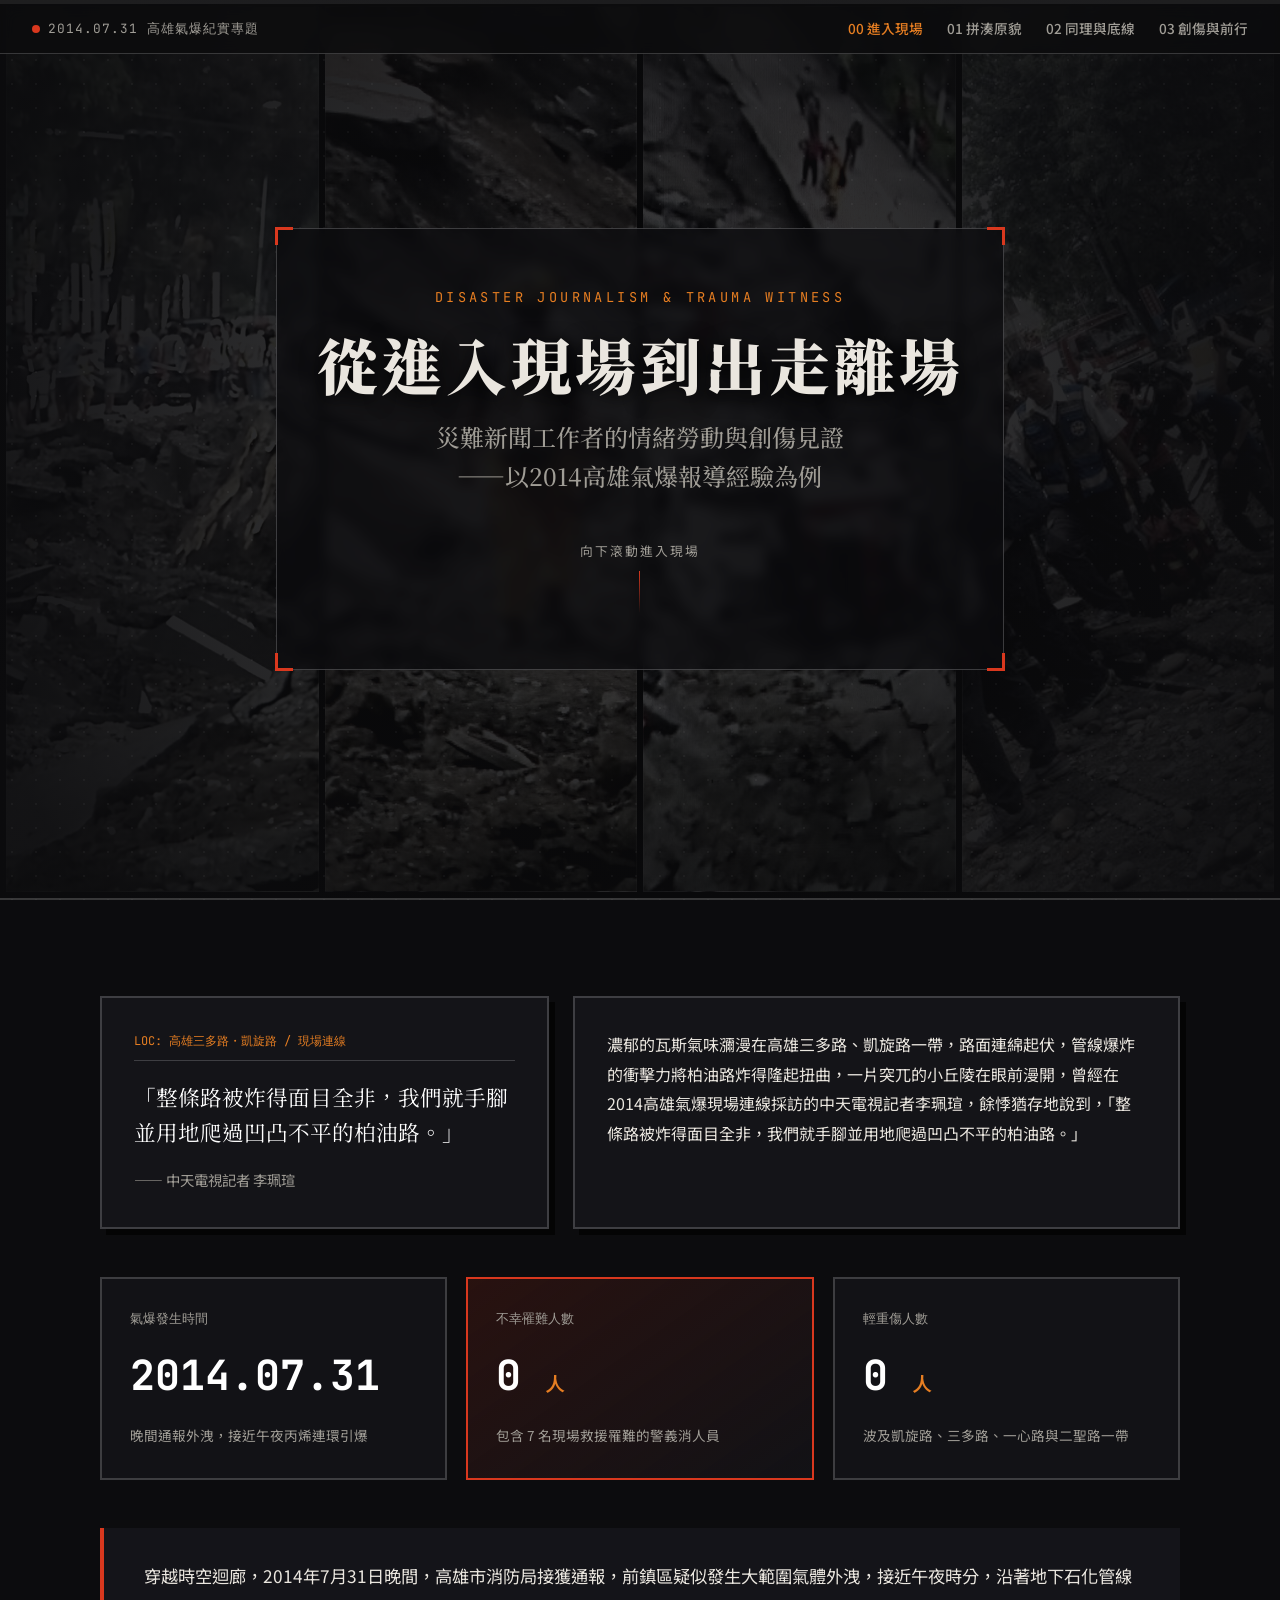
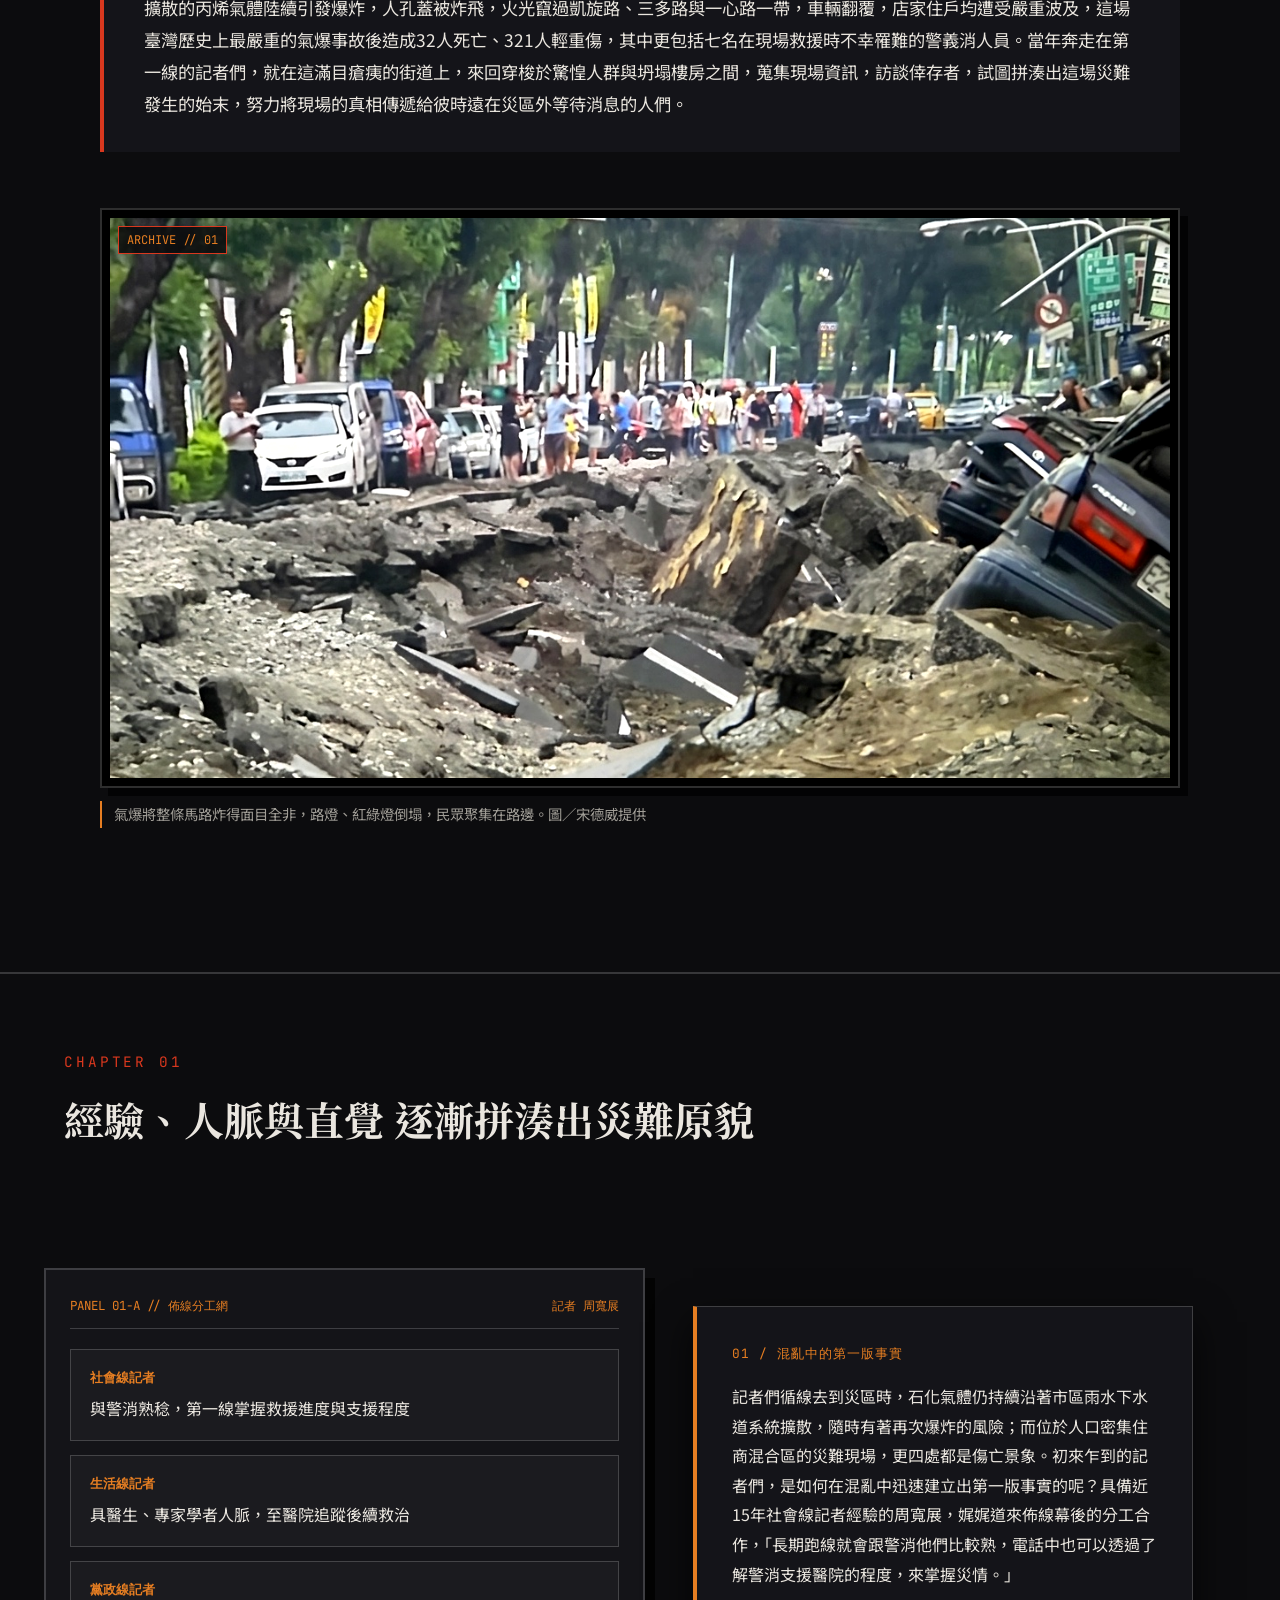
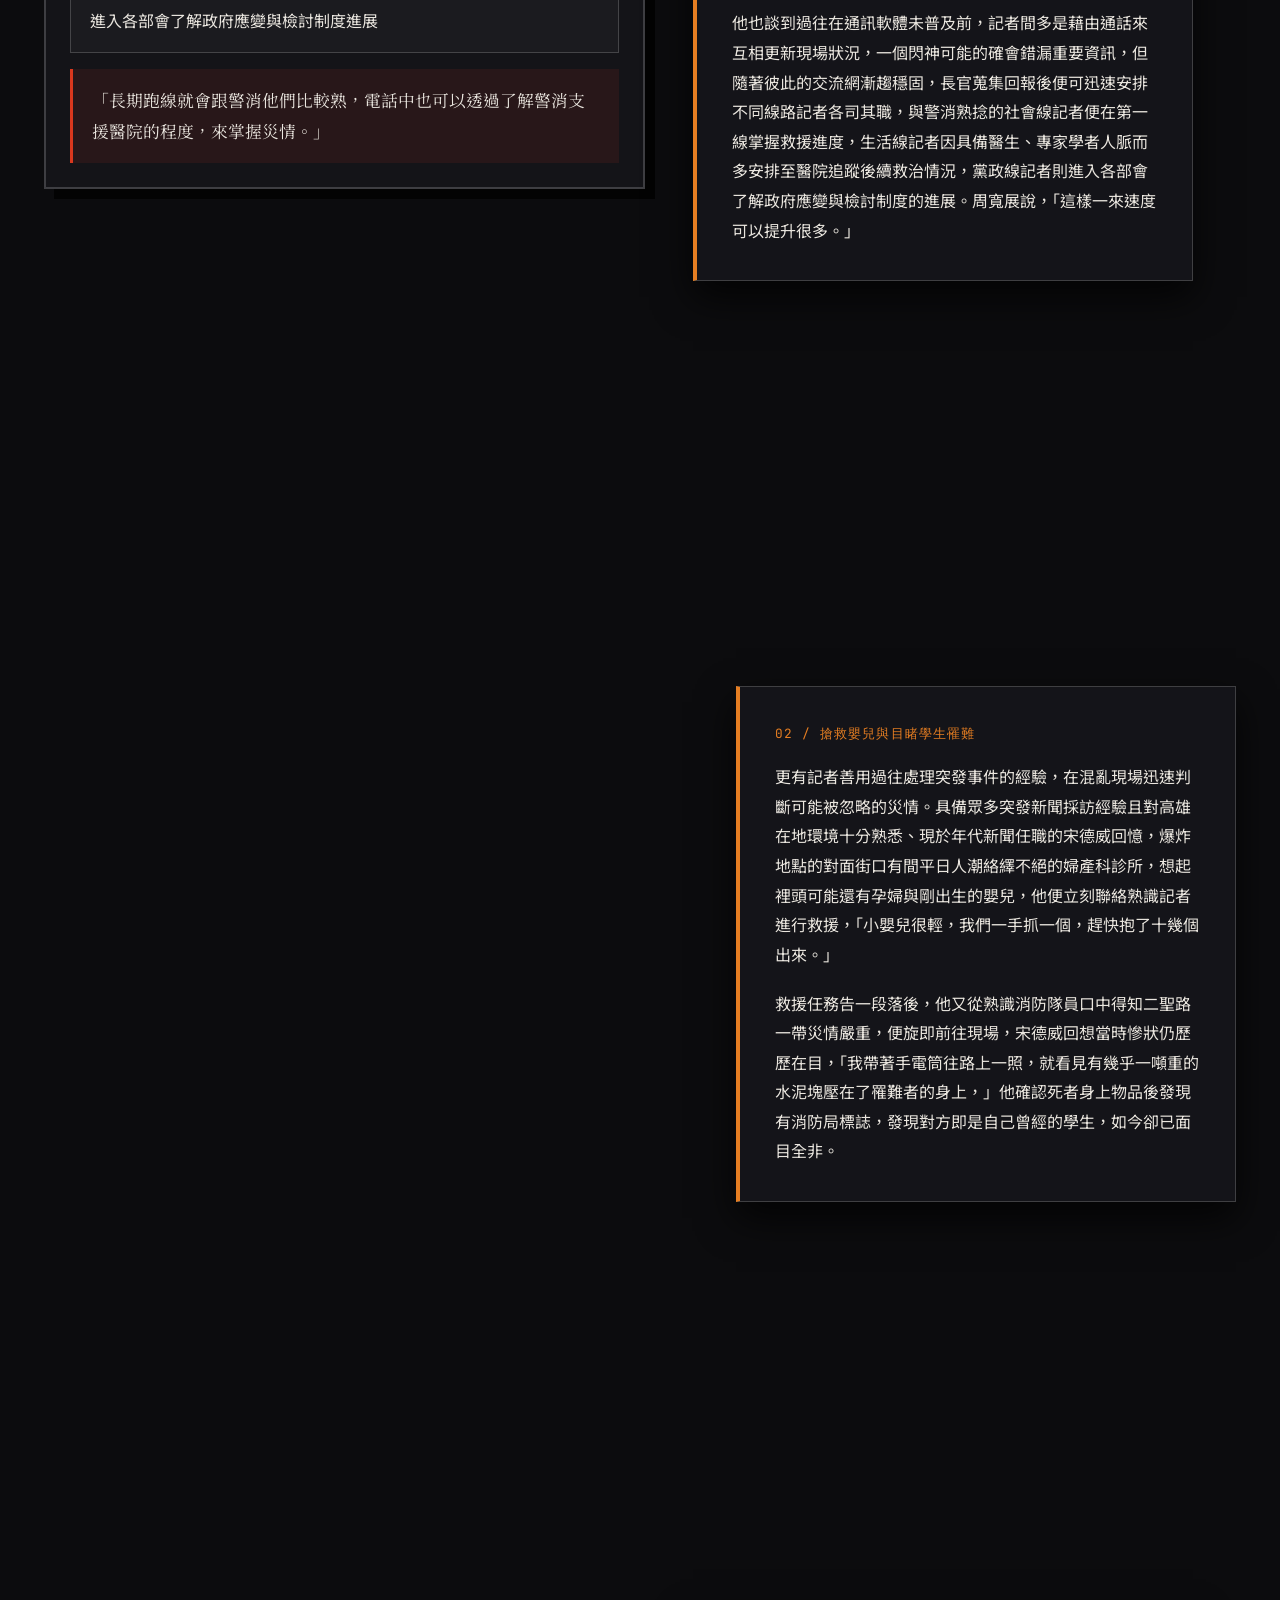
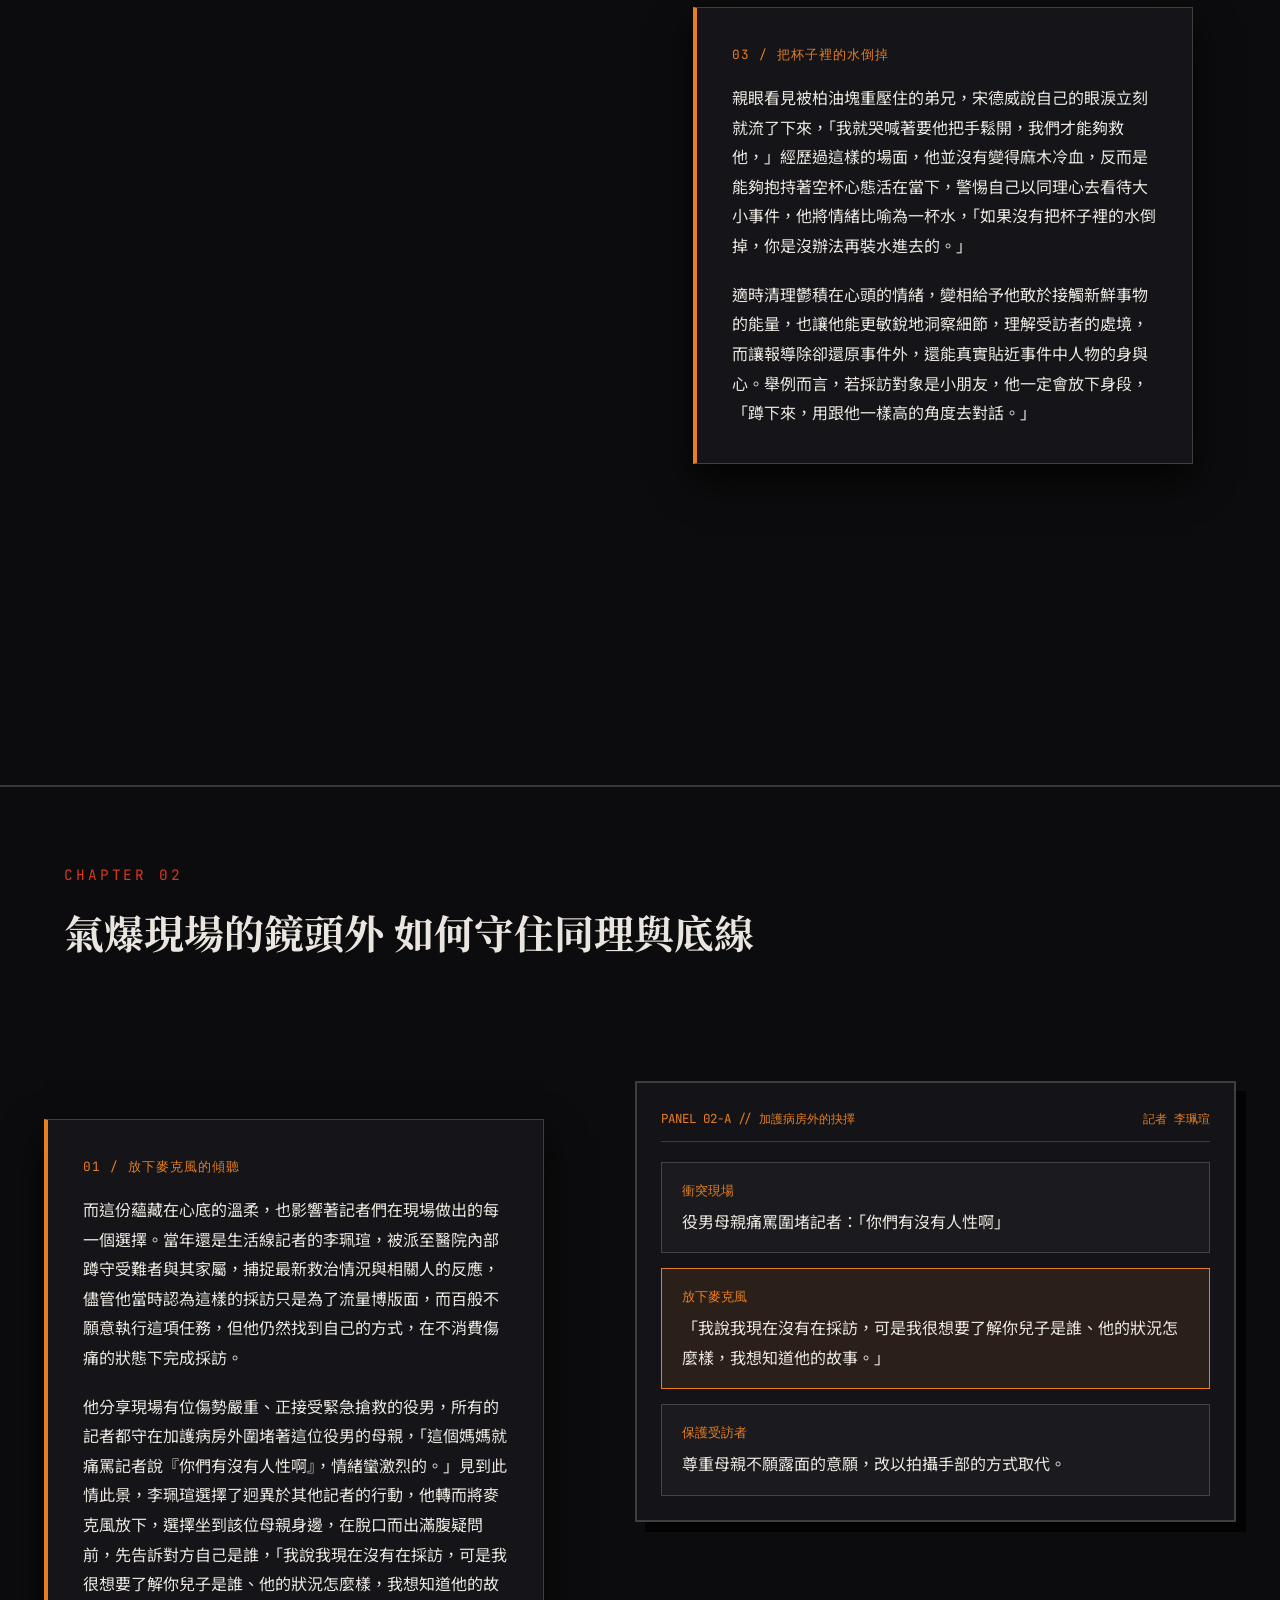
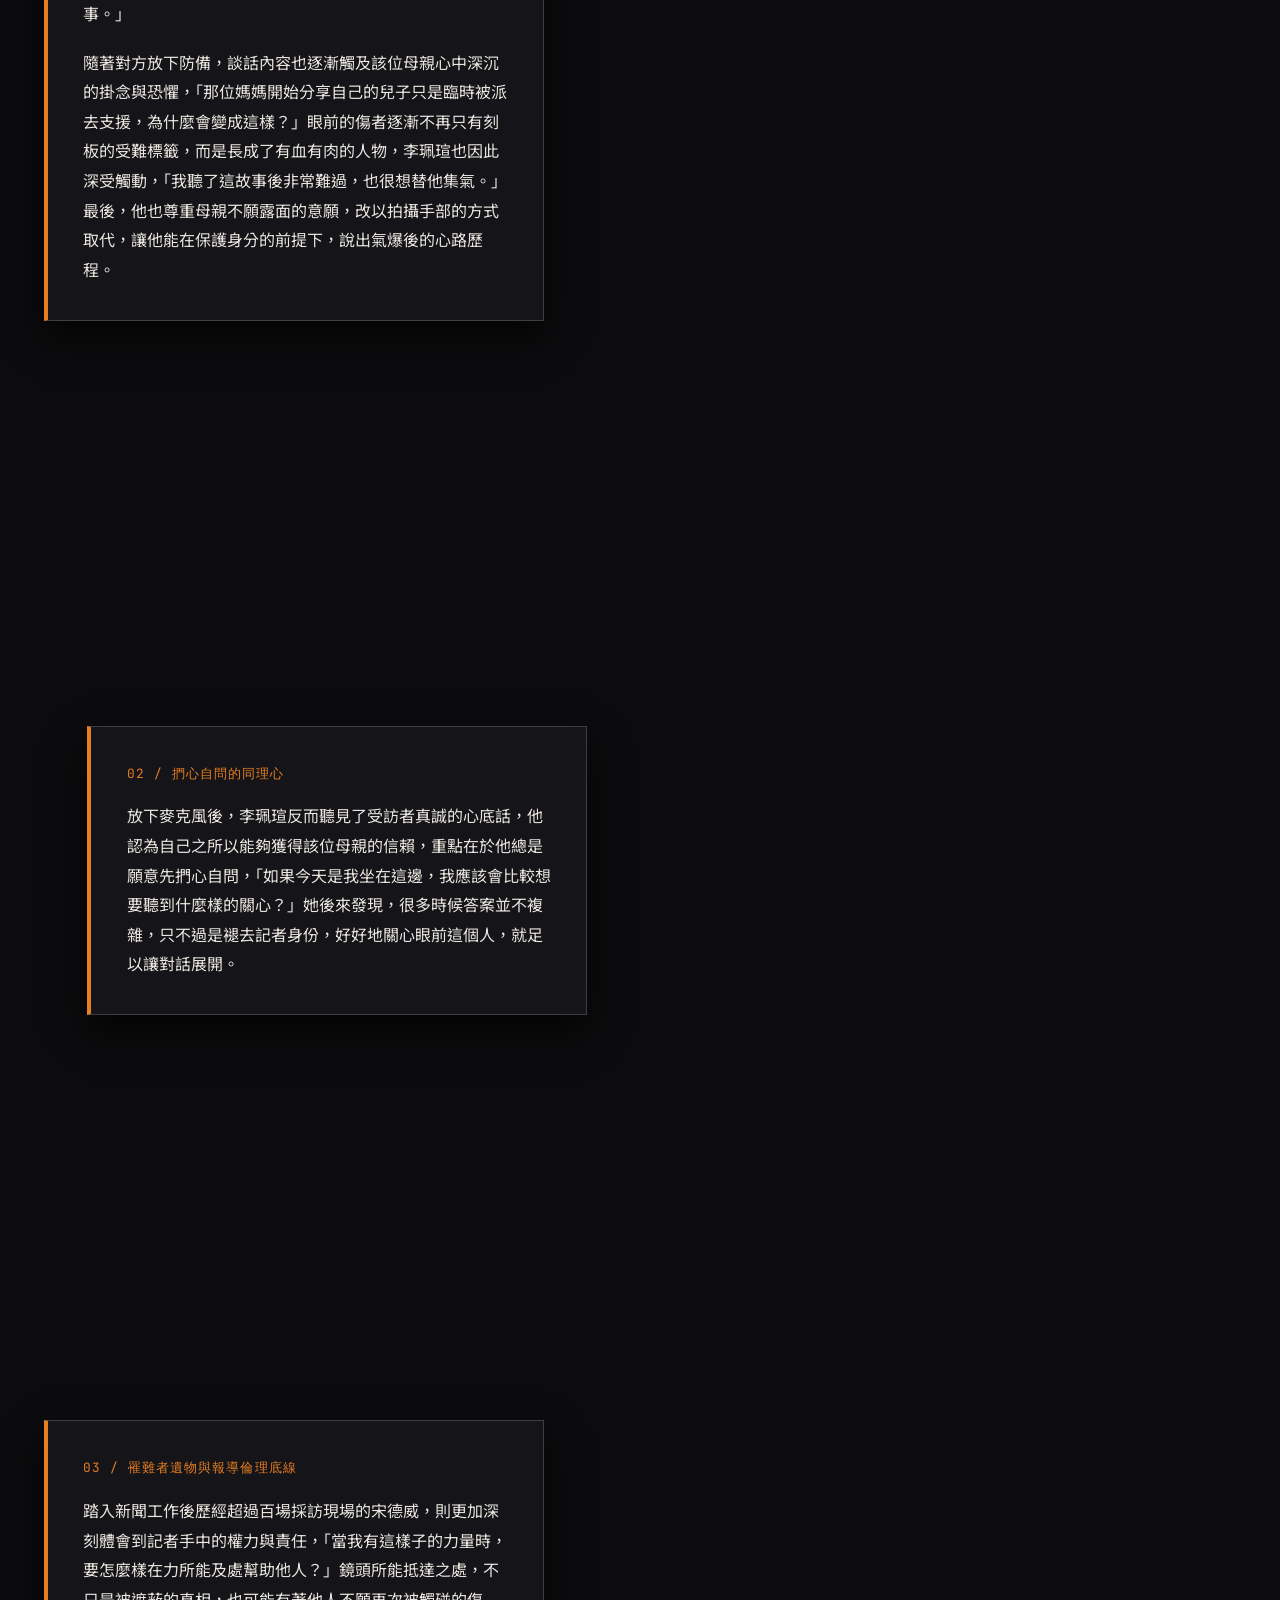
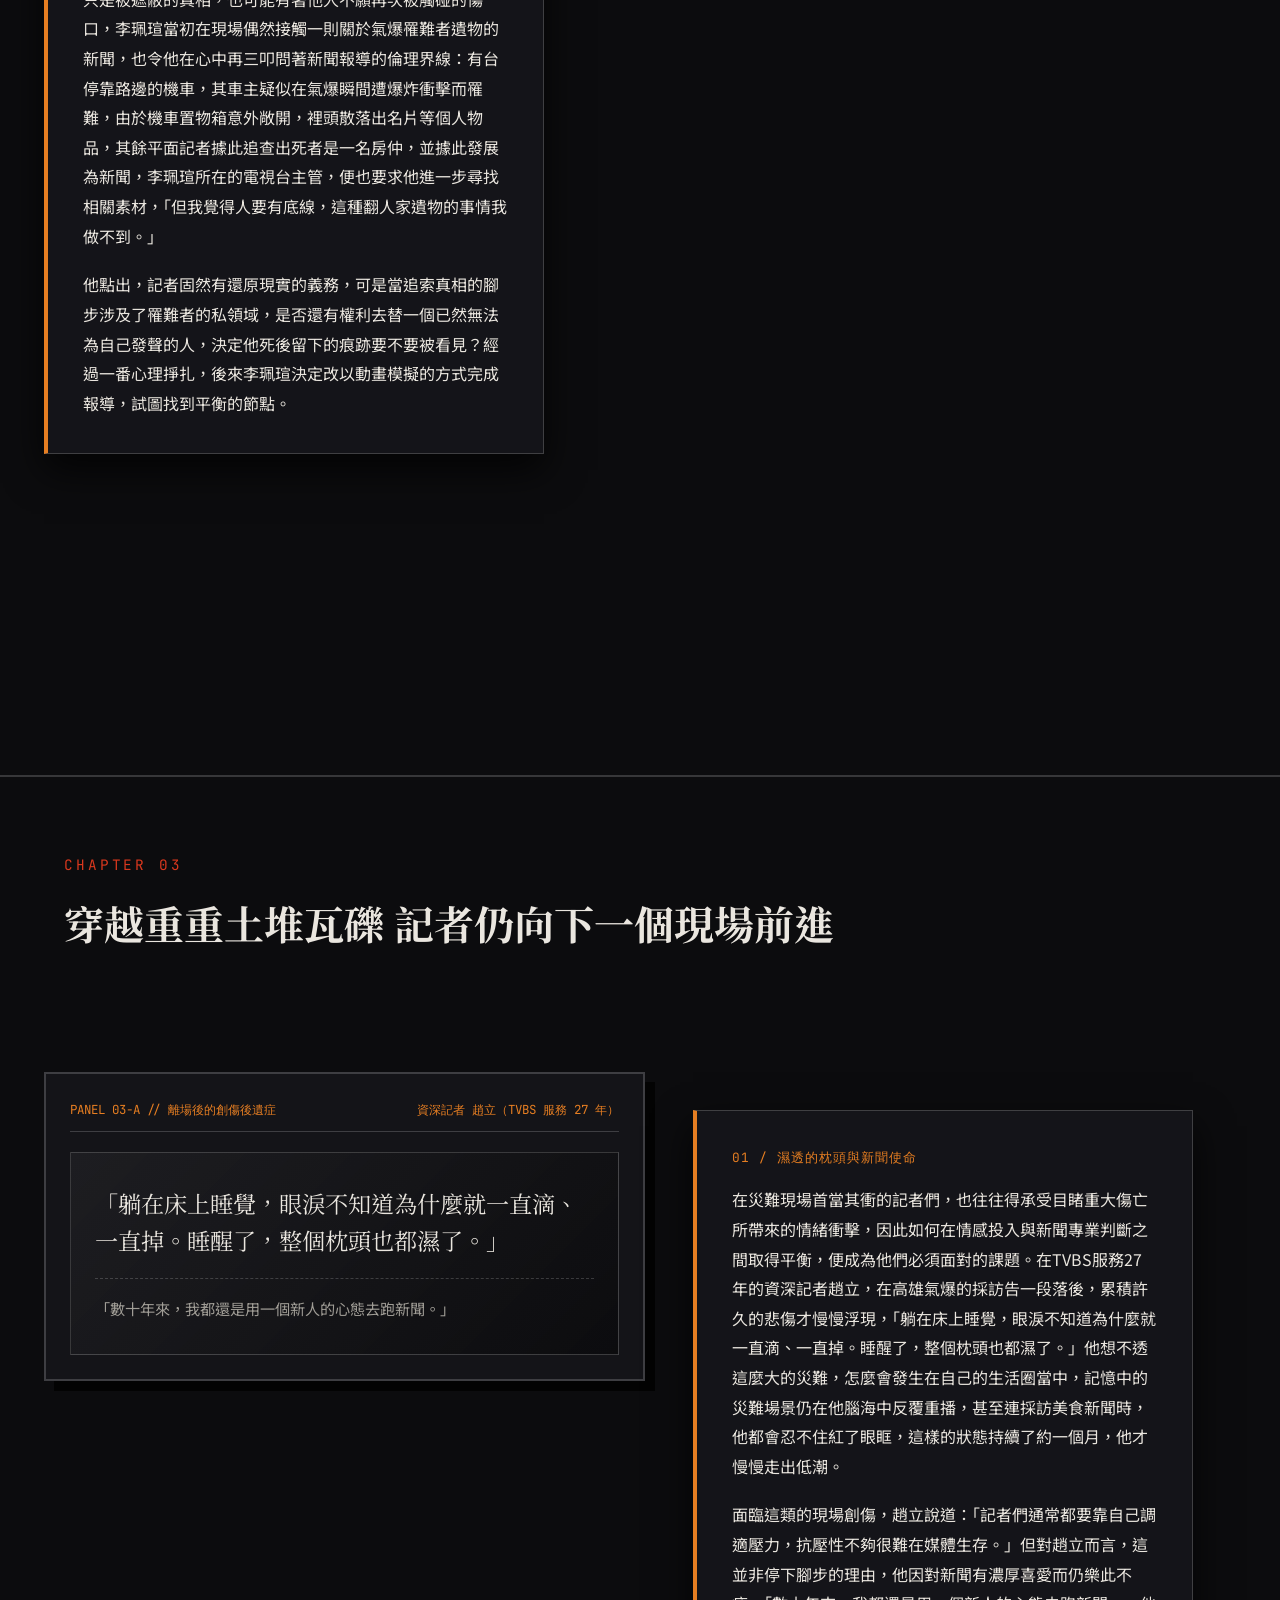
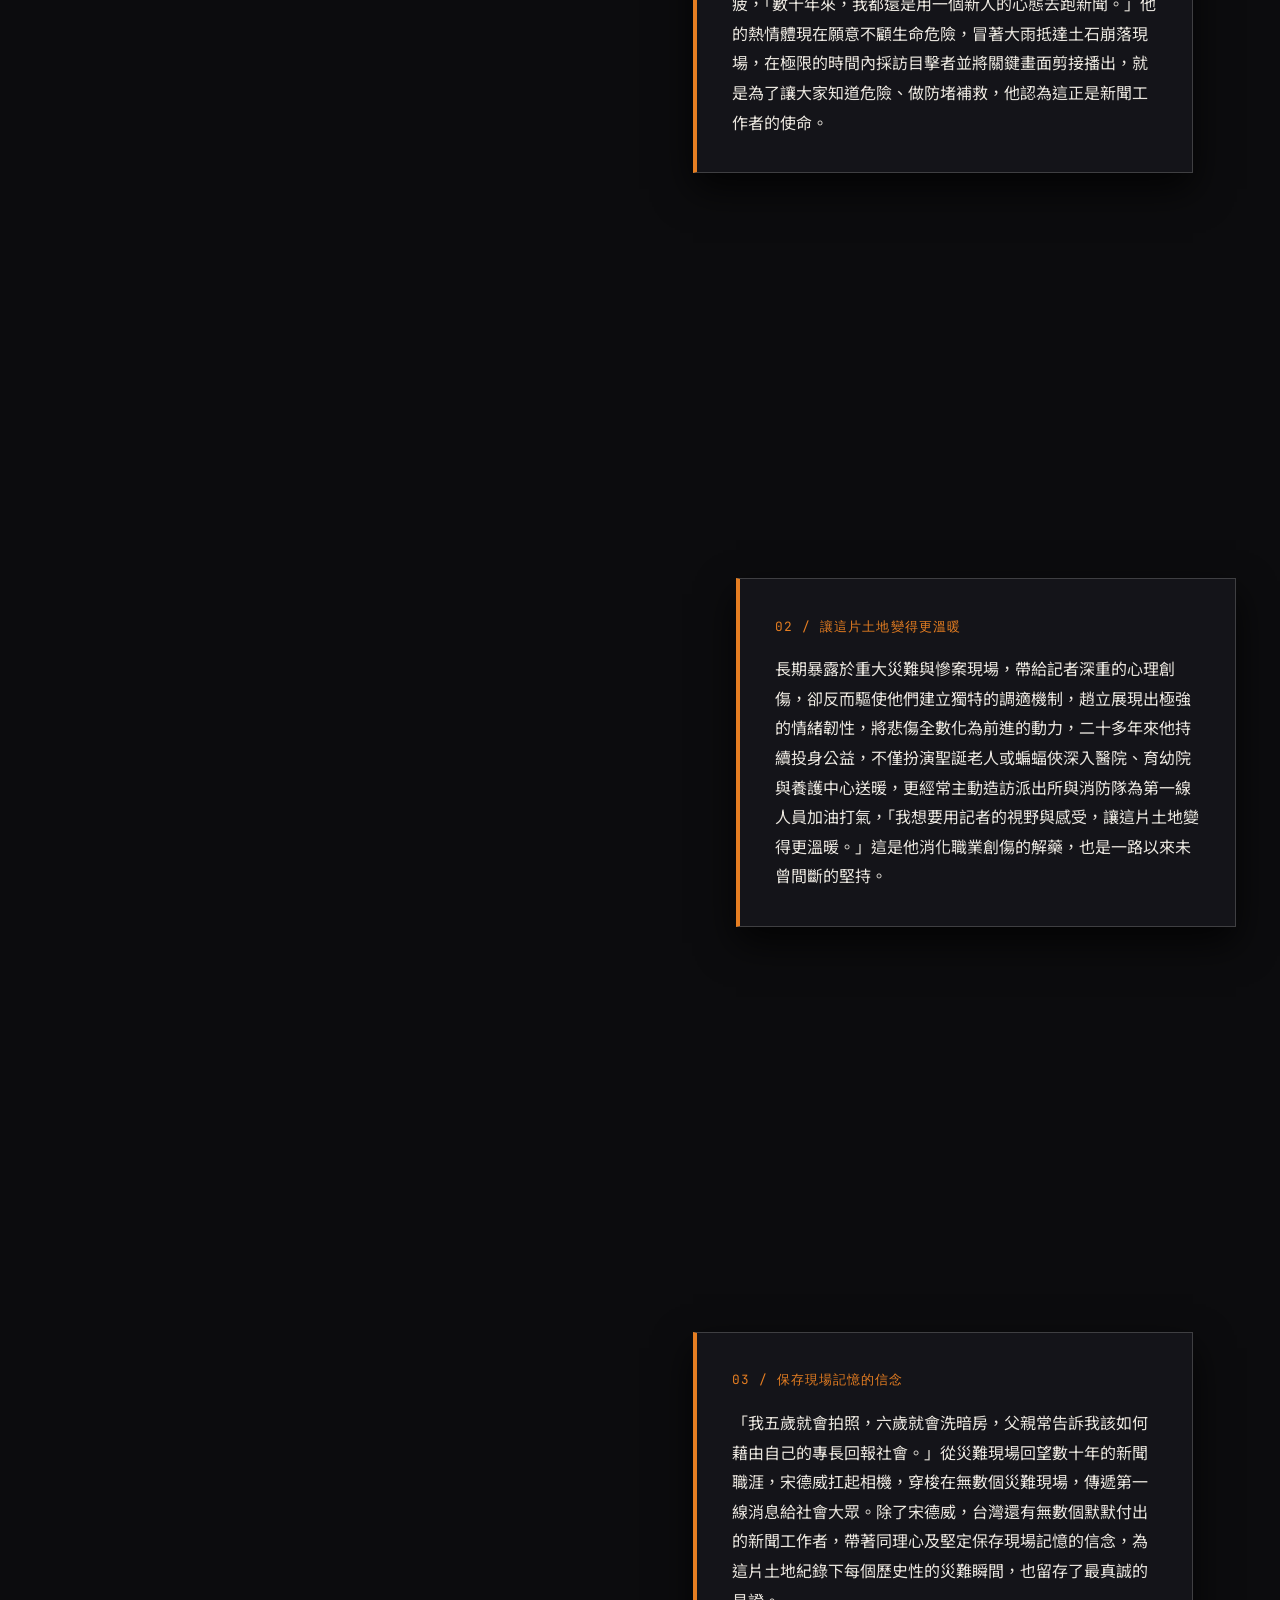
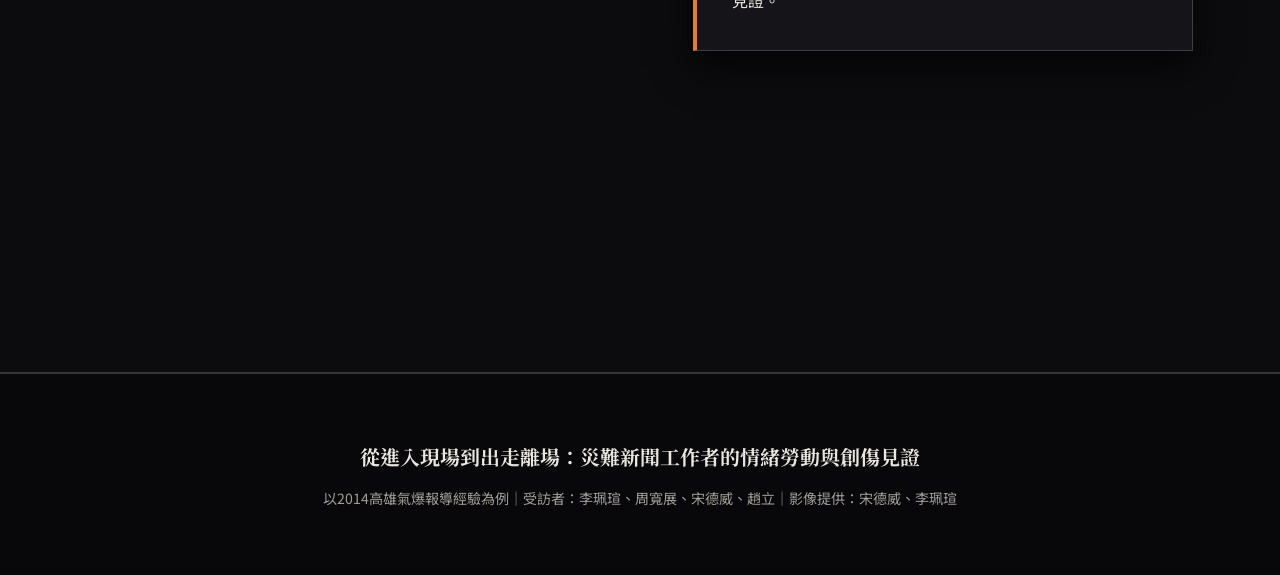
<file: index (3).html>
<!DOCTYPE html>
<html lang="zh-Hant">
<head>
  <meta charset="UTF-8" />
  <meta name="viewport" content="width=device-width, initial-scale=1.0" />
  <title>從進入現場到出走離場：災難新聞工作者的情緒勞動與創傷見證</title>
  <!-- 引入思源宋體與思源黑體 -->
  <link rel="preconnect" href="https://fonts.googleapis.com">
  <link rel="preconnect" href="https://fonts.gstatic.com" crossorigin>
  <link href="https://fonts.googleapis.com/css2?family=Noto+Sans+TC:wght@300;400;500;700&family=Noto+Serif+TC:wght@500;700;900&family=JetBrains+Mono:wght@400;700&display=swap" rel="stylesheet">
  <link rel="stylesheet" href="style.css" />
</head>
<body>

  <!-- 頂部閱讀進度條 -->
  <div class="progress-container">
    <div class="progress-bar" id="progressBar"></div>
  </div>

  <!-- 頂部導覽列 -->
  <header class="site-header">
    <div class="header-tag">
      <span class="rec-dot"></span> 2014.07.31 高雄氣爆紀實專題 <!-- -->
    </div>
    <nav class="chapter-nav">
      <a href="#intro" class="nav-link active">00 進入現場</a>
      <a href="#chapter1" class="nav-link">01 拼湊原貌</a>
      <a href="#chapter2" class="nav-link">02 同理與底線</a>
      <a href="#chapter3" class="nav-link">03 創傷與前行</a>
    </nav>
  </header>

  <!-- 背景動態灰燼粒子 Canvas 與寫實噪點層 -->
  <canvas id="emberCanvas"></canvas>
  <div class="noise-overlay"></div>

  <!-- 首屏英雄區：寫實分格視覺 -->
  <section class="hero-section" id="intro">
    <div class="hero-grid-panels">
      <div class="bg-panel panel-1" style="background-image: url('photo1.jpg');"></div>
      <div class="bg-panel panel-2" style="background-image: url('photo2.jpg');"></div>
      <div class="bg-panel panel-3" style="background-image: url('photo3.jpg');"></div>
      <div class="bg-panel panel-4" style="background-image: url('photo4.jpg');"></div>
    </div>
    <div class="hero-overlay"></div>

    <div class="hero-content">
      <div class="viewfinder-frame">
        <span class="corner tl"></span>
        <span class="corner tr"></span>
        <span class="corner bl"></span>
        <span class="corner br"></span>
        <p class="hero-kicker">DISASTER JOURNALISM &amp; TRAUMA WITNESS</p>
        <h1 class="hero-title">從進入現場到出走離場</h1> <!--[cite: 1] -->
        <h2 class="hero-subtitle">災難新聞工作者的情緒勞動與創傷見證<br>——以2014高雄氣爆報導經驗為例</h2> <!--[cite: 1] -->
        <div class="scroll-indicator">
          <span>向下滾動進入現場</span>
          <div class="scroll-line"></div>
        </div>
      </div>
    </div>
  </section>

  <!-- 序幕：午夜氣爆與數據分格 -->
  <section class="prologue-section">
    <div class="container">
      <!-- 寫實漫畫／紀錄片分格引言 -->
      <div class="comic-panel-row">
        <div class="comic-panel panel-quote reveal-up">
          <div class="panel-meta">LOC: 高雄三多路・凱旋路 / 現場連線</div> <!--[cite: 1] -->
          <blockquote>
            「整條路被炸得面目全非，我們就手腳並用地爬過凹凸不平的柏油路。」 <!--[cite: 1] -->
          </blockquote>
          <cite>—— 中天電視記者 李珮瑄</cite> <!--[cite: 1] -->
        </div>

        <div class="comic-panel panel-narrative reveal-up">
          <p>
            濃郁的瓦斯氣味瀰漫在高雄三多路、凱旋路一帶，路面連綿起伏，管線爆炸的衝擊力將柏油路炸得隆起扭曲，一片突兀的小丘陵在眼前漫開，曾經在2014高雄氣爆現場連線採訪的中天電視記者李珮瑄，餘悸猶存地說到，「整條路被炸得面目全非，我們就手腳並用地爬過凹凸不平的柏油路。」 <!--[cite: 1] -->
          </p>
        </div>
      </div>

      <!-- 災難傷亡數據分格 -->
      <div class="stats-grid reveal-up">
        <div class="stat-panel">
          <span class="stat-label">氣爆發生時間</span>
          <div class="stat-value">2014.07.31</div> <!--[cite: 1] -->
          <span class="stat-desc">晚間通報外洩，接近午夜丙烯連環引爆</span> <!--[cite: 1] -->
        </div>
        <div class="stat-panel alert">
          <span class="stat-label">不幸罹難人數</span>
          <div class="stat-value"><span class="counter" data-target="32">0</span> <small>人</small></div> <!--[cite: 1] -->
          <span class="stat-desc">包含 7 名現場救援罹難的警義消人員</span> <!--[cite: 1] -->
        </div>
        <div class="stat-panel">
          <span class="stat-label">輕重傷人數</span>
          <div class="stat-value"><span class="counter" data-target="321">0</span> <small>人</small></div> <!--[cite: 1] -->
          <span class="stat-desc">波及凱旋路、三多路、一心路與二聖路一帶</span> <!--[cite: 1] -->
        </div>
      </div>

      <div class="prose-box reveal-up">
        <p>
          穿越時空迴廊，2014年7月31日晚間，高雄市消防局接獲通報，前鎮區疑似發生大範圍氣體外洩，接近午夜時分，沿著地下石化管線擴散的丙烯氣體陸續引發爆炸，人孔蓋被炸飛，火光竄過凱旋路、三多路與一心路一帶，車輛翻覆，店家住戶均遭受嚴重波及，這場臺灣歷史上最嚴重的氣爆事故後造成32人死亡、321人輕重傷，其中更包括七名在現場救援時不幸罹難的警義消人員。當年奔走在第一線的記者們，就在這滿目瘡痍的街道上，來回穿梭於驚惶人群與坍塌樓房之間，蒐集現場資訊，訪談倖存者，試圖拼湊出這場災難發生的始末，努力將現場的真相傳遞給彼時遠在災區外等待消息的人們。 <!--[cite: 1] -->
        </p>
      </div>

      <!-- 第一張全幅寫實分格圖 -->
      <figure class="full-panel-figure reveal-up">
        <div class="panel-frame">
          <span class="frame-tag">ARCHIVE // 01</span>
          <img src="photo1.jpg" alt="氣爆將整條馬路炸得面目全非，路燈、紅綠燈倒塌，民眾聚集在路邊。" /> <!--[cite: 1] -->
        </div>
        <figcaption>
          氣爆將整條馬路炸得面目全非，路燈、紅綠燈倒塌，民眾聚集在路邊。圖／宋德威提供 <!--[cite: 1] -->
        </figcaption>
      </figure>
    </div>
  </section>

  <!-- 第一章：Scrollytelling 雙欄滾動區 -->
  <section class="scrolly-section" id="chapter1">
    <div class="chapter-banner">
      <span class="chapter-num">CHAPTER 01</span>
      <h2>經驗、人脈與直覺 逐漸拼湊出災難原貌</h2> <!--[cite: 1] -->
    </div>

    <div class="scrolly-container">
      <!-- 左側固定寫實分格視覺 -->
      <div class="sticky-visual">
        <div class="visual-stage" id="stage-ch1">
          <!-- 動態切換分格卡 1-A -->
          <div class="stage-card active" data-step="ch1-1">
            <div class="split-frame">
              <div class="frame-header">
                <span>PANEL 01-A // 佈線分工網</span>
                <span>記者 周寬展</span> <!--[cite: 1] -->
              </div>
              <div class="network-diagram">
                <div class="node-box">
                  <strong>社會線記者</strong>
                  <p>與警消熟稔，第一線掌握救援進度與支援程度</p> <!--[cite: 1] -->
                </div>
                <div class="node-box">
                  <strong>生活線記者</strong>
                  <p>具醫生、專家學者人脈，至醫院追蹤後續救治</p> <!--[cite: 1] -->
                </div>
                <div class="node-box">
                  <strong>黨政線記者</strong>
                  <p>進入各部會了解政府應變與檢討制度進展</p> <!--[cite: 1] -->
                </div>
              </div>
              <blockquote class="stage-quote">
                「長期跑線就會跟警消他們比較熟，電話中也可以透過了解警消支援醫院的程度，來掌握災情。」 <!--[cite: 1] -->
              </blockquote>
            </div>
          </div>

          <!-- 動態切換分格卡 1-B -->
          <div class="stage-card" data-step="ch1-2">
            <div class="split-frame">
              <div class="frame-header">
                <span>PANEL 01-B // 婦產科救援與二聖路現場</span>
                <span>記者 宋德威</span> <!--[cite: 1] -->
              </div>
              <div class="panel-image-wrap">
                <img src="photo2.jpg" alt="消防隊員與搜救犬不畏危險，穿梭在氣爆坍塌的馬路上，展開救援重建工作。" /> <!--[cite: 1] -->
              </div>
              <p class="stage-caption">
                消防隊員與搜救犬不畏危險，穿梭在氣爆坍塌的馬路上，展開救援重建工作。圖／宋德威提供 <!--[cite: 1] -->
              </p>
            </div>
          </div>

          <!-- 動態切換分格卡 1-C -->
          <div class="stage-card" data-step="ch1-3">
            <div class="split-frame">
              <div class="frame-header">
                <span>PANEL 01-C // 空杯心態與同理視角</span>
                <span>記者 宋德威</span> <!--[cite: 1] -->
              </div>
              <div class="quote-highlight-panel">
                <p class="metaphor-tag">情緒如同一杯水</p> <!--[cite: 1] -->
                <blockquote>
                  「如果沒有把杯子裡的水倒掉，你是沒辦法再裝水進去的。」 <!--[cite: 1] -->
                </blockquote>
                <div class="sub-quote">
                  採訪小朋友時：「蹲下來，用跟他一樣高的角度去對話。」 <!--[cite: 1] -->
                </div>
              </div>
            </div>
          </div>
        </div>
      </div>

      <!-- 右側滾動文字卡片 -->
      <div class="scrolly-steps">
        <article class="step-card" data-target="ch1-1">
          <div class="step-badge">01 / 混亂中的第一版事實</div>
          <p>
            記者們循線去到災區時，石化氣體仍持續沿著市區雨水下水道系統擴散，隨時有著再次爆炸的風險；而位於人口密集住商混合區的災難現場，更四處都是傷亡景象。初來乍到的記者們，是如何在混亂中迅速建立出第一版事實的呢？具備近15年社會線記者經驗的周寬展，娓娓道來佈線幕後的分工合作，「長期跑線就會跟警消他們比較熟，電話中也可以透過了解警消支援醫院的程度，來掌握災情。」 <!--[cite: 1] -->
          </p>
          <p>
            他也談到過往在通訊軟體未普及前，記者間多是藉由通話來互相更新現場狀況，一個閃神可能的確會錯漏重要資訊，但隨著彼此的交流網漸趨穩固，長官蒐集回報後便可迅速安排不同線路記者各司其職，與警消熟捻的社會線記者便在第一線掌握救援進度，生活線記者因具備醫生、專家學者人脈而多安排至醫院追蹤後續救治情況，黨政線記者則進入各部會了解政府應變與檢討制度的進展。周寬展說，「這樣一來速度可以提升很多。」 <!--[cite: 1] -->
          </p>
        </article>

        <article class="step-card" data-target="ch1-2">
          <div class="step-badge">02 / 搶救嬰兒與目睹學生罹難</div>
          <p>
            更有記者善用過往處理突發事件的經驗，在混亂現場迅速判斷可能被忽略的災情。具備眾多突發新聞採訪經驗且對高雄在地環境十分熟悉、現於年代新聞任職的宋德威回憶，爆炸地點的對面街口有間平日人潮絡繹不絕的婦產科診所，想起裡頭可能還有孕婦與剛出生的嬰兒，他便立刻聯絡熟識記者進行救援，「小嬰兒很輕，我們一手抓一個，趕快抱了十幾個出來。」 <!--[cite: 1] -->
          </p>
          <p>
            救援任務告一段落後，他又從熟識消防隊員口中得知二聖路一帶災情嚴重，便旋即前往現場，宋德威回想當時慘狀仍歷歷在目，「我帶著手電筒往路上一照，就看見有幾乎一噸重的水泥塊壓在了罹難者的身上，」他確認死者身上物品後發現有消防局標誌，發現對方即是自己曾經的學生，如今卻已面目全非。 <!--[cite: 1] -->
          </p>
        </article>

        <article class="step-card" data-target="ch1-3">
          <div class="step-badge">03 / 把杯子裡的水倒掉</div>
          <p>
            親眼看見被柏油塊重壓住的弟兄，宋德威說自己的眼淚立刻就流了下來，「我就哭喊著要他把手鬆開，我們才能夠救他，」經歷過這樣的場面，他並沒有變得麻木冷血，反而是能夠抱持著空杯心態活在當下，警惕自己以同理心去看待大小事件，他將情緒比喻為一杯水，「如果沒有把杯子裡的水倒掉，你是沒辦法再裝水進去的。」 <!--[cite: 1] -->
          </p>
          <p>
            適時清理鬱積在心頭的情緒，變相給予他敢於接觸新鮮事物的能量，也讓他能更敏銳地洞察細節，理解受訪者的處境，而讓報導除卻還原事件外，還能真實貼近事件中人物的身與心。舉例而言，若採訪對象是小朋友，他一定會放下身段，「蹲下來，用跟他一樣高的角度去對話。」 <!--[cite: 1] -->
          </p>
        </article>
      </div>
    </div>
  </section>

  <!-- 第二章：氣爆現場的鏡頭外 如何守住同理與底線 -->
  <section class="scrolly-section" id="chapter2">
    <div class="chapter-banner">
      <span class="chapter-num">CHAPTER 02</span>
      <h2>氣爆現場的鏡頭外 如何守住同理與底線</h2> <!--[cite: 1] -->
    </div>

    <div class="scrolly-container reverse-layout">
      <!-- 左側固定寫實分格視覺 -->
      <div class="sticky-visual">
        <div class="visual-stage" id="stage-ch2">
          <!-- 分格 2-A -->
          <div class="stage-card active" data-step="ch2-1">
            <div class="split-frame">
              <div class="frame-header">
                <span>PANEL 02-A // 加護病房外的抉擇</span>
                <span>記者 李珮瑄</span> <!--[cite: 1] -->
              </div>
              <div class="storyboard-grid">
                <div class="mini-panel">
                  <span class="mini-tag">衝突現場</span>
                  <p>役男母親痛罵圍堵記者：「你們有沒有人性啊」</p> <!--[cite: 1] -->
                </div>
                <div class="mini-panel highlight">
                  <span class="mini-tag">放下麥克風</span>
                  <p>「我說我現在沒有在採訪，可是我很想要了解你兒子是誰、他的狀況怎麼樣，我想知道他的故事。」</p> <!--[cite: 1] -->
                </div>
                <div class="mini-panel">
                  <span class="mini-tag">保護受訪者</span>
                  <p>尊重母親不願露面的意願，改以拍攝手部的方式取代。</p> <!--[cite: 1] -->
                </div>
              </div>
            </div>
          </div>

          <!-- 分格 2-B -->
          <div class="stage-card" data-step="ch2-2">
            <div class="split-frame">
              <div class="frame-header">
                <span>PANEL 02-B // 褪去記者身分後的對話</span>
                <span>換位思考</span>
              </div>
              <div class="quote-highlight-panel">
                <blockquote>
                  「如果今天是我坐在這邊，我應該會比較想要聽到什麼樣的關心？」 <!--[cite: 1] -->
                </blockquote>
                <p class="panel-note">
                  褪去記者身份，好好地關心眼前這個人，就足以讓對話展開。 <!--[cite: 1] -->
                </p>
              </div>
            </div>
          </div>

          <!-- 分格 2-C -->
          <div class="stage-card" data-step="ch2-3">
            <div class="split-frame">
              <div class="frame-header">
                <span>PANEL 02-C // 倫理界線與天坑現場</span>
                <span>拒絕翻找遺物</span> <!--[cite: 1] -->
              </div>
              <div class="panel-image-wrap">
                <img src="photo3.jpg" alt="救援用消防車也掉進氣爆造成的天坑中。" /> <!--[cite: 1] -->
              </div>
              <p class="stage-caption">
                救援用消防車也掉進氣爆造成的天坑中。圖／宋德威提供 <!--[cite: 1] -->
              </p>
              <blockquote class="stage-quote compact">
                「但我覺得人要有底線，這種翻人家遺物的事情我做不到。」—— 李珮瑄 <!--[cite: 1] -->
              </blockquote>
            </div>
          </div>
        </div>
      </div>

      <!-- 右側滾動文字卡片 -->
      <div class="scrolly-steps">
        <article class="step-card" data-target="ch2-1">
          <div class="step-badge">01 / 放下麥克風的傾聽</div>
          <p>
            而這份蘊藏在心底的溫柔，也影響著記者們在現場做出的每一個選擇。當年還是生活線記者的李珮瑄，被派至醫院內部蹲守受難者與其家屬，捕捉最新救治情況與相關人的反應，儘管他當時認為這樣的採訪只是為了流量博版面，而百般不願意執行這項任務，但他仍然找到自己的方式，在不消費傷痛的狀態下完成採訪。 <!--[cite: 1] -->
          </p>
          <p>
            他分享現場有位傷勢嚴重、正接受緊急搶救的役男，所有的記者都守在加護病房外圍堵著這位役男的母親，「這個媽媽就痛罵記者說『你們有沒有人性啊』，情緒蠻激烈的。」見到此情此景，李珮瑄選擇了迥異於其他記者的行動，他轉而將麥克風放下，選擇坐到該位母親身邊，在脫口而出滿腹疑問前，先告訴對方自己是誰，「我說我現在沒有在採訪，可是我很想要了解你兒子是誰、他的狀況怎麼樣，我想知道他的故事。」 <!--[cite: 1] -->
          </p>
          <p>
            隨著對方放下防備，談話內容也逐漸觸及該位母親心中深沉的掛念與恐懼，「那位媽媽開始分享自己的兒子只是臨時被派去支援，為什麼會變成這樣？」眼前的傷者逐漸不再只有刻板的受難標籤，而是長成了有血有肉的人物，李珮瑄也因此深受觸動，「我聽了這故事後非常難過，也很想替他集氣。」最後，他也尊重母親不願露面的意願，改以拍攝手部的方式取代，讓他能在保護身分的前提下，說出氣爆後的心路歷程。 <!--[cite: 1] -->
          </p>
        </article>

        <article class="step-card" data-target="ch2-2">
          <div class="step-badge">02 / 捫心自問的同理心</div>
          <p>
            放下麥克風後，李珮瑄反而聽見了受訪者真誠的心底話，他認為自己之所以能夠獲得該位母親的信賴，重點在於他總是願意先捫心自問，「如果今天是我坐在這邊，我應該會比較想要聽到什麼樣的關心？」她後來發現，很多時候答案並不複雜，只不過是褪去記者身份，好好地關心眼前這個人，就足以讓對話展開。 <!--[cite: 1] -->
          </p>
        </article>

        <article class="step-card" data-target="ch2-3">
          <div class="step-badge">03 / 罹難者遺物與報導倫理底線</div>
          <p>
            踏入新聞工作後歷經超過百場採訪現場的宋德威，則更加深刻體會到記者手中的權力與責任，「當我有這樣子的力量時，要怎麼樣在力所能及處幫助他人？」鏡頭所能抵達之處，不只是被遮蔽的真相，也可能有著他人不願再次被觸碰的傷口，李珮瑄當初在現場偶然接觸一則關於氣爆罹難者遺物的新聞，也令他在心中再三叩問著新聞報導的倫理界線：有台停靠路邊的機車，其車主疑似在氣爆瞬間遭爆炸衝擊而罹難，由於機車置物箱意外敞開，裡頭散落出名片等個人物品，其餘平面記者據此追查出死者是一名房仲，並據此發展為新聞，李珮瑄所在的電視台主管，便也要求他進一步尋找相關素材，「但我覺得人要有底線，這種翻人家遺物的事情我做不到。」 <!--[cite: 1] -->
          </p>
          <p>
            他點出，記者固然有還原現實的義務，可是當追索真相的腳步涉及了罹難者的私領域，是否還有權利去替一個已然無法為自己發聲的人，決定他死後留下的痕跡要不要被看見？經過一番心理掙扎，後來李珮瑄決定改以動畫模擬的方式完成報導，試圖找到平衡的節點。 <!--[cite: 1] -->
          </p>
        </article>
      </div>
    </div>
  </section>

  <!-- 第三章：穿越重重土堆瓦礫 記者仍向下一個現場前進 -->
  <section class="scrolly-section" id="chapter3">
    <div class="chapter-banner">
      <span class="chapter-num">CHAPTER 03</span>
      <h2>穿越重重土堆瓦礫 記者仍向下一個現場前進</h2> <!--[cite: 1] -->
    </div>

    <div class="scrolly-container">
      <!-- 左側固定寫實分格視覺 -->
      <div class="sticky-visual">
        <div class="visual-stage" id="stage-ch3">
          <!-- 分格 3-A -->
          <div class="stage-card active" data-step="ch3-1">
            <div class="split-frame">
              <div class="frame-header">
                <span>PANEL 03-A // 離場後的創傷後遺症</span>
                <span>資深記者 趙立（TVBS 服務 27 年）</span> <!--[cite: 1] -->
              </div>
              <div class="quote-highlight-panel">
                <blockquote>
                  「躺在床上睡覺，眼淚不知道為什麼就一直滴、一直掉。睡醒了，整個枕頭也都濕了。」 <!--[cite: 1] -->
                </blockquote>
                <div class="sub-quote">
                  「數十年來，我都還是用一個新人的心態去跑新聞。」 <!--[cite: 1] -->
                </div>
              </div>
            </div>
          </div>

          <!-- 分格 3-B -->
          <div class="stage-card" data-step="ch3-2">
            <div class="split-frame">
              <div class="frame-header">
                <span>PANEL 03-B // 消化職業創傷的解藥</span>
                <span>將悲傷化為公益動力</span> <!--[cite: 1] -->
              </div>
              <div class="quote-highlight-panel">
                <p class="metaphor-tag">扮演聖誕老人與蝙蝠俠送暖</p> <!--[cite: 1] -->
                <blockquote>
                  「我想要用記者的視野與感受，讓這片土地變得更溫暖。」 <!--[cite: 1] -->
                </blockquote>
                <p class="panel-note">
                  深入醫院、育幼院與養護中心，主動造訪派出所與消防隊為第一線人員加油打氣。 <!--[cite: 1] -->
                </p>
              </div>
            </div>
          </div>

          <!-- 分格 3-C -->
          <div class="stage-card" data-step="ch3-3">
            <div class="split-frame">
              <div class="frame-header">
                <span>PANEL 03-C // 為土地留存最真誠的見證</span>
                <span>現場紀錄者</span> <!--[cite: 1] -->
              </div>
              <div class="panel-image-wrap">
                <img src="photo4.jpg" alt="氣爆後的地上布滿碎石，救援人員爬上梯子，而記者拿著攝影機，為社會大眾見證重要時刻。" /> <!--[cite: 1] -->
              </div>
              <p class="stage-caption">
                氣爆後的地上布滿碎石，救援人員爬上梯子，而記者拿著攝影機，為社會大眾見證重要時刻。圖／李珮瑄提供 <!--[cite: 1] -->
              </p>
            </div>
          </div>
        </div>
      </div>

      <!-- 右側滾動文字卡片 -->
      <div class="scrolly-steps">
        <article class="step-card" data-target="ch3-1">
          <div class="step-badge">01 / 濕透的枕頭與新聞使命</div>
          <p>
            在災難現場首當其衝的記者們，也往往得承受目睹重大傷亡所帶來的情緒衝擊，因此如何在情感投入與新聞專業判斷之間取得平衡，便成為他們必須面對的課題。在TVBS服務27年的資深記者趙立，在高雄氣爆的採訪告一段落後，累積許久的悲傷才慢慢浮現，「躺在床上睡覺，眼淚不知道為什麼就一直滴、一直掉。睡醒了，整個枕頭也都濕了。」他想不透這麼大的災難，怎麼會發生在自己的生活圈當中，記憶中的災難場景仍在他腦海中反覆重播，甚至連採訪美食新聞時，他都會忍不住紅了眼眶，這樣的狀態持續了約一個月，他才慢慢走出低潮。 <!--[cite: 1] -->
          </p>
          <p>
            面臨這類的現場創傷，趙立說道：「記者們通常都要靠自己調適壓力，抗壓性不夠很難在媒體生存。」但對趙立而言，這並非停下腳步的理由，他因對新聞有濃厚喜愛而仍樂此不疲，「數十年來，我都還是用一個新人的心態去跑新聞。」他的熱情體現在願意不顧生命危險，冒著大雨抵達土石崩落現場，在極限的時間內採訪目擊者並將關鍵畫面剪接播出，就是為了讓大家知道危險、做防堵補救，他認為這正是新聞工作者的使命。 <!--[cite: 1] -->
          </p>
        </article>

        <article class="step-card" data-target="ch3-2">
          <div class="step-badge">02 / 讓這片土地變得更溫暖</div>
          <p>
            長期暴露於重大災難與慘案現場，帶給記者深重的心理創傷，卻反而驅使他們建立獨特的調適機制，趙立展現出極強的情緒韌性，將悲傷全數化為前進的動力，二十多年來他持續投身公益，不僅扮演聖誕老人或蝙蝠俠深入醫院、育幼院與養護中心送暖，更經常主動造訪派出所與消防隊為第一線人員加油打氣，「我想要用記者的視野與感受，讓這片土地變得更溫暖。」這是他消化職業創傷的解藥，也是一路以來未曾間斷的堅持。 <!--[cite: 1] -->
          </p>
        </article>

        <article class="step-card" data-target="ch3-3">
          <div class="step-badge">03 / 保存現場記憶的信念</div>
          <p>
            「我五歲就會拍照，六歲就會洗暗房，父親常告訴我該如何藉由自己的專長回報社會。」從災難現場回望數十年的新聞職涯，宋德威扛起相機，穿梭在無數個災難現場，傳遞第一線消息給社會大眾。除了宋德威，台灣還有無數個默默付出的新聞工作者，帶著同理心及堅定保存現場記憶的信念，為這片土地紀錄下每個歷史性的災難瞬間，也留存了最真誠的見證。 <!--[cite: 1] -->
          </p>
        </article>
      </div>
    </div>
  </section>

  <!-- 頁尾 -->
  <footer class="site-footer">
    <div class="container">
      <div class="footer-panel">
        <h3>從進入現場到出走離場：災難新聞工作者的情緒勞動與創傷見證</h3> <!--[cite: 1] -->
        <p>以2014高雄氣爆報導經驗為例｜受訪者：李珮瑄、周寬展、宋德威、趙立｜影像提供：宋德威、李珮瑄</p> <!--[cite: 1] -->
      </div>
    </div>
  </footer>

  <script src="script.js"></script>
</body>
</html>
</file>
<file: style.css>
:root {
  --bg-asphalt: #0c0c0e;
  --bg-panel: #141418;
  --bg-card: rgba(22, 22, 27, 0.92);
  --text-primary: #eae6df;
  --text-secondary: #a09d96;
  --accent-flame: #d9381e;
  --accent-amber: #e67e22;
  --border-grid: rgba(255, 255, 255, 0.18);
  --font-serif: 'Noto Serif TC', serif;
  --font-sans: 'Noto Sans TC', sans-serif;
  --font-mono: 'JetBrains Mono', monospace;
}

* {
  box-sizing: border-box;
  margin: 0;
  padding: 0;
}

html {
  scroll-behavior: smooth;
  background-color: var(--bg-asphalt);
  color: var(--text-primary);
  font-family: var(--font-sans);
  line-height: 1.85;
}

body {
  overflow-x: hidden;
  position: relative;
}

/* 頂部進度條 */
.progress-container {
  position: fixed;
  top: 0;
  left: 0;
  width: 100%;
  height: 4px;
  background: rgba(255, 255, 255, 0.08);
  z-index: 1000;
}

.progress-bar {
  height: 100%;
  width: 0%;
  background: linear-gradient(90deg, var(--accent-flame), var(--accent-amber));
  box-shadow: 0 0 10px var(--accent-flame);
}

/* 導覽列 */
.site-header {
  position: fixed;
  top: 4px;
  left: 0;
  width: 100%;
  padding: 0.75rem 2rem;
  display: flex;
  justify-content: space-between;
  align-items: center;
  background: rgba(12, 12, 14, 0.85);
  backdrop-filter: blur(8px);
  border-bottom: 1px solid var(--border-grid);
  z-index: 900;
}

.header-tag {
  font-family: var(--font-mono);
  font-size: 0.8rem;
  letter-spacing: 0.08em;
  color: var(--text-secondary);
  display: flex;
  align-items: center;
  gap: 8px;
}

.rec-dot {
  width: 8px;
  height: 8px;
  background-color: var(--accent-flame);
  border-radius: 50%;
  animation: pulse 1.6s infinite;
}

@keyframes pulse {
  0%, 100% { opacity: 1; transform: scale(1); }
  50% { opacity: 0.35; transform: scale(0.85); }
}

.chapter-nav {
  display: flex;
  gap: 1.5rem;
}

.nav-link {
  color: var(--text-secondary);
  text-decoration: none;
  font-size: 0.85rem;
  font-weight: 500;
  transition: color 0.25s;
}

.nav-link:hover,
.nav-link.active {
  color: var(--accent-amber);
}

/* 背景 Canvas 與寫實顆粒層 */
#emberCanvas {
  position: fixed;
  top: 0;
  left: 0;
  width: 100vw;
  height: 100vh;
  pointer-events: none;
  z-index: 1;
}

.noise-overlay {
  position: fixed;
  inset: 0;
  pointer-events: none;
  z-index: 2;
  opacity: 0.04;
  background-image: radial-gradient(#ffffff 1px, transparent 0);
  background-size: 24px 24px;
}

/* 首屏四分格英雄區 */
.hero-section {
  position: relative;
  height: 100vh;
  display: flex;
  align-items: center;
  justify-content: center;
  overflow: hidden;
  border-bottom: 2px solid var(--border-grid);
}

.hero-grid-panels {
  position: absolute;
  inset: 0;
  display: grid;
  grid-template-columns: repeat(4, 1fr);
  gap: 6px;
  background-color: #000;
  padding: 6px;
}

.bg-panel {
  background-size: cover;
  background-position: center;
  filter: grayscale(70%) contrast(125%) brightness(0.45);
  border: 1px solid rgba(255, 255, 255, 0.15);
  transition: filter 0.6s ease, transform 0.6s ease;
}

.hero-section:hover .bg-panel:hover {
  filter: grayscale(15%) contrast(115%) brightness(0.65);
}

.hero-overlay {
  position: absolute;
  inset: 0;
  background: radial-gradient(circle at center, rgba(12, 12, 14, 0.45) 0%, rgba(12, 12, 14, 0.92) 90%);
  pointer-events: none;
}

.hero-content {
  position: relative;
  z-index: 10;
  max-width: 920px;
  padding: 2rem;
  text-align: center;
}

/* 寫實攝影觀景窗外框 */
.viewfinder-frame {
  position: relative;
  padding: 3.5rem 2.5rem;
  background: rgba(12, 12, 14, 0.72);
  border: 1px solid rgba(255, 255, 255, 0.2);
  backdrop-filter: blur(6px);
}

.corner {
  position: absolute;
  width: 18px;
  height: 18px;
  border-color: var(--accent-flame);
  border-style: solid;
}

.corner.tl { top: -2px; left: -2px; border-width: 3px 0 0 3px; }
.corner.tr { top: -2px; right: -2px; border-width: 3px 3px 0 0; }
.corner.bl { bottom: -2px; left: -2px; border-width: 0 0 3px 3px; }
.corner.br { bottom: -2px; right: -2px; border-width: 0 3px 3px 0; }

.hero-kicker {
  font-family: var(--font-mono);
  font-size: 0.85rem;
  letter-spacing: 0.25em;
  color: var(--accent-amber);
  margin-bottom: 1rem;
}

.hero-title {
  font-family: var(--font-serif);
  font-size: clamp(2.2rem, 5vw, 3.8rem);
  font-weight: 900;
  letter-spacing: 0.06em;
  line-height: 1.25;
  margin-bottom: 1rem;
  text-shadow: 0 4px 20px rgba(0, 0, 0, 0.9);
}

.hero-subtitle {
  font-family: var(--font-serif);
  font-size: clamp(1.1rem, 2.2vw, 1.5rem);
  font-weight: 500;
  color: var(--text-secondary);
  line-height: 1.6;
  margin-bottom: 2.5rem;
}

.scroll-indicator {
  display: inline-flex;
  flex-direction: column;
  align-items: center;
  gap: 8px;
  font-size: 0.8rem;
  letter-spacing: 0.15em;
  color: var(--text-secondary);
}

.scroll-line {
  width: 1px;
  height: 42px;
  background: linear-gradient(to bottom, var(--accent-flame), transparent);
}

/* 序幕與寫實分格區塊 */
.prologue-section {
  position: relative;
  z-index: 5;
  padding: 6rem 1.5rem;
}

.container {
  max-width: 1080px;
  margin: 0 auto;
}

.comic-panel-row {
  display: grid;
  grid-template-columns: 1fr 1.35fr;
  gap: 1.5rem;
  margin-bottom: 3rem;
}

.comic-panel {
  background: var(--bg-panel);
  border: 2px solid var(--border-grid);
  padding: 2rem;
  position: relative;
  box-shadow: 6px 6px 0px rgba(0, 0, 0, 0.65);
}

.panel-meta {
  font-family: var(--font-mono);
  font-size: 0.75rem;
  color: var(--accent-amber);
  border-bottom: 1px solid var(--border-grid);
  padding-bottom: 0.5rem;
  margin-bottom: 1.2rem;
}

.panel-quote blockquote {
  font-family: var(--font-serif);
  font-size: 1.35rem;
  line-height: 1.6;
  color: #fff;
  margin-bottom: 1rem;
}

.panel-quote cite {
  font-size: 0.9rem;
  color: var(--text-secondary);
  font-style: normal;
}

/* 災難統計分格 */
.stats-grid {
  display: grid;
  grid-template-columns: repeat(3, 1fr);
  gap: 1.2rem;
  margin-bottom: 3rem;
}

.stat-panel {
  background: #121216;
  border: 2px solid var(--border-grid);
  padding: 1.75rem;
  text-align: left;
}

.stat-panel.alert {
  border-color: var(--accent-flame);
  background: linear-gradient(145deg, rgba(217, 56, 30, 0.14), #121216);
}

.stat-label {
  font-family: var(--font-mono);
  font-size: 0.8rem;
  color: var(--text-secondary);
  display: block;
}

.stat-value {
  font-family: var(--font-mono);
  font-size: 2.6rem;
  font-weight: 700;
  color: #fff;
  margin: 0.4rem 0;
}

.stat-value small {
  font-size: 1.1rem;
  color: var(--accent-amber);
}

.stat-desc {
  font-size: 0.85rem;
  color: var(--text-secondary);
}

.prose-box {
  background: var(--bg-card);
  border-left: 4px solid var(--accent-flame);
  padding: 2rem 2.5rem;
  margin-bottom: 3.5rem;
  font-size: 1.08rem;
}

/* 全幅寫實影像分格 */
.full-panel-figure {
  margin: 3rem 0;
}

.panel-frame {
  position: relative;
  border: 2px solid var(--border-grid);
  background: #000;
  padding: 8px;
  box-shadow: 8px 8px 0 rgba(0, 0, 0, 0.7);
}

.frame-tag {
  position: absolute;
  top: 16px;
  left: 16px;
  background: rgba(12, 12, 14, 0.85);
  border: 1px solid var(--accent-flame);
  color: var(--accent-amber);
  font-family: var(--font-mono);
  font-size: 0.75rem;
  padding: 2px 8px;
  z-index: 2;
}

.panel-frame img {
  width: 100%;
  max-height: 560px;
  object-fit: cover;
  display: block;
  filter: contrast(112%);
}

figcaption {
  margin-top: 0.85rem;
  font-size: 0.9rem;
  color: var(--text-secondary);
  border-left: 2px solid var(--accent-amber);
  padding-left: 0.75rem;
}

/* 章節橫幅：加大下方間距，避免與第一個格子重疊 */
.scrolly-section {
  position: relative;
  z-index: 5;
  border-top: 2px solid var(--border-grid);
}

.chapter-banner {
  max-width: 1200px;
  margin: 0 auto;
  padding: 4.5rem 1.5rem 3.5rem;
  position: relative;
  z-index: 10;
}

.chapter-num {
  font-family: var(--font-mono);
  color: var(--accent-flame);
  font-size: 0.9rem;
  letter-spacing: 0.2em;
}

.chapter-banner h2 {
  font-family: var(--font-serif);
  font-size: clamp(1.7rem, 3.2vw, 2.5rem);
  margin-top: 0.4rem;
}

/* Scrollytelling 雙欄容器：往下推開距離，並支援 1、3左 2右交錯 */
.scrolly-container {
  max-width: 1240px;
  margin: 0 auto;
  padding: 2.5rem 1.5rem 6rem;
  display: grid;
  grid-template-columns: 1.05fr 0.95fr;
  gap: 3rem;
  align-items: start;
}

.scrolly-container.reverse-layout {
  grid-template-columns: 0.95fr 1.05fr;
}

.scrolly-container.reverse-layout .sticky-visual {
  order: 2;
}

.scrolly-container.reverse-layout .scrolly-steps {
  order: 1;
}

.sticky-visual {
  position: sticky;
  top: 16vh;
  min-height: 70vh;
  height: auto;
  display: flex;
  align-items: flex-start;
  padding-top: 1rem;
}

.visual-stage {
  position: relative;
  width: 100%;
  min-height: 520px;
}

.stage-card {
  position: absolute;
  top: 0;
  left: 0;
  right: 0;
  opacity: 0;
  transform: translateY(15px) scale(0.98);
  transition: opacity 0.55s ease, transform 0.55s ease;
  pointer-events: none;
  display: flex;
  flex-direction: column;
  justify-content: flex-start;
}

.stage-card.active {
  opacity: 1;
  transform: translateY(0) scale(1);
  pointer-events: auto;
}

/* 寫實分格框（Split Frame） */
.split-frame {
  background: var(--bg-panel);
  border: 2px solid var(--border-grid);
  padding: 1.5rem;
  box-shadow: 10px 10px 0 rgba(0, 0, 0, 0.75);
}

.frame-header {
  display: flex;
  justify-content: space-between;
  font-family: var(--font-mono);
  font-size: 0.78rem;
  color: var(--accent-amber);
  border-bottom: 1px solid var(--border-grid);
  padding-bottom: 0.65rem;
  margin-bottom: 1.25rem;
}

.panel-image-wrap {
  border: 1px solid var(--border-grid);
  overflow: hidden;
  margin-bottom: 0.85rem;
  background: #000;
}

.panel-image-wrap img {
  width: 100%;
  max-height: 360px;
  object-fit: cover;
  display: block;
}

.stage-caption {
  font-size: 0.85rem;
  color: var(--text-secondary);
  line-height: 1.5;
}

.stage-quote {
  margin-top: 1rem;
  padding: 1rem 1.2rem;
  background: rgba(217, 56, 30, 0.1);
  border-left: 3px solid var(--accent-flame);
  font-family: var(--font-serif);
  font-size: 1.05rem;
}

/* 佈線圖與分鏡格 */
.network-diagram,
.storyboard-grid {
  display: grid;
  gap: 0.9rem;
}

.node-box,
.mini-panel {
  background: rgba(255, 255, 255, 0.03);
  border: 1px solid var(--border-grid);
  padding: 1rem 1.2rem;
}

.mini-panel.highlight {
  border-color: var(--accent-amber);
  background: rgba(230, 126, 34, 0.1);
}

.node-box strong,
.mini-tag {
  font-family: var(--font-mono);
  font-size: 0.82rem;
  color: var(--accent-amber);
  display: block;
  margin-bottom: 0.25rem;
}

.quote-highlight-panel {
  padding: 2rem 1.5rem;
  background: linear-gradient(135deg, rgba(255, 255, 255, 0.04), rgba(0, 0, 0, 0.4));
  border: 1px solid var(--border-grid);
}

.metaphor-tag {
  display: inline-block;
  background: var(--accent-flame);
  color: #fff;
  font-size: 0.78rem;
  padding: 2px 10px;
  margin-bottom: 1rem;
}

.quote-highlight-panel blockquote {
  font-family: var(--font-serif);
  font-size: 1.45rem;
  line-height: 1.6;
  margin-bottom: 1.2rem;
}

.sub-quote,
.panel-note {
  font-size: 0.95rem;
  color: var(--text-secondary);
  border-top: 1px dashed var(--border-grid);
  padding-top: 0.9rem;
}

/* 右側滾動敘事卡片（含 1、3左 2右 交錯對齊） */
.scrolly-steps {
  display: flex;
  flex-direction: column;
  gap: 45vh;
  padding: 6vh 0 25vh;
}

.step-card {
  background: var(--bg-card);
  border: 1px solid var(--border-grid);
  border-left: 4px solid var(--accent-amber);
  padding: 2.2rem;
  box-shadow: 0 16px 36px rgba(0, 0, 0, 0.75);
  backdrop-filter: blur(8px);
  transition: border-color 0.3s ease, transform 0.3s ease;
  width: 92%;
}

.scrolly-steps .step-card:nth-child(odd) {
  align-self: flex-start;
}

.scrolly-steps .step-card:nth-child(even) {
  align-self: flex-end;
}

.step-card.is-active {
  border-left-color: var(--accent-flame);
}

.step-badge {
  font-family: var(--font-mono);
  font-size: 0.8rem;
  color: var(--accent-amber);
  margin-bottom: 1rem;
  letter-spacing: 0.08em;
}

.step-card p + p {
  margin-top: 1.2rem;
}

/* 進場顯示：預設可見，避免滾動時卡在全黑狀態 */
.reveal-up {
  opacity: 1;
  transform: translateY(0);
}

.reveal-up.visible {
  opacity: 1;
  transform: translateY(0);
}

/* =========================================
   可縮放真實比例地圖與各裝置 RWD 樣式
   ========================================= */
.map-section {
  position: relative;
  z-index: 6;
  padding: 5rem 1.5rem 6rem;
  border-top: 2px solid var(--border-grid);
  background: linear-gradient(180deg, rgba(12, 12, 14, 0.96), rgba(18, 18, 22, 0.98));
}

.map-header {
  margin-bottom: 2rem;
}

.map-header h2 {
  font-family: var(--font-serif);
  font-size: clamp(1.6rem, 3vw, 2.3rem);
  margin: 0.35rem 0 0.6rem;
}

.map-hint {
  font-size: 0.92rem;
  color: var(--accent-amber);
}

.mobile-hint {
  display: none;
}

.map-wrapper {
  border: 2px solid var(--border-grid);
  background: #101015;
  box-shadow: 10px 10px 0 rgba(0, 0, 0, 0.75);
}

.tactical-map {
  position: relative;
  display: grid;
  grid-template-columns: 1fr 330px;
  min-height: 540px;
  overflow: hidden;
}

/* 可縮放與拖曳舞台 */
.map-pan-stage {
  position: relative;
  width: 100%;
  height: 540px;
  overflow: hidden;
  cursor: grab;
  touch-action: none;
  background: #101015;
}

.map-pan-stage:active {
  cursor: grabbing;
}

.road-svg {
  width: 100%;
  height: 100%;
  display: block;
  transform-origin: 50% 50%;
  transition: transform 0.08s ease-out;
  user-select: none;
}

/* 縮放控制按鈕 */
.map-controls {
  position: absolute;
  top: 16px;
  right: 346px;
  z-index: 20;
  display: flex;
  align-items: center;
  gap: 6px;
  background: rgba(12, 12, 14, 0.9);
  border: 1px solid var(--border-grid);
  padding: 6px 8px;
  backdrop-filter: blur(6px);
}

.map-ctrl-btn {
  width: 30px;
  height: 30px;
  background: #1b1b22;
  border: 1px solid var(--border-grid);
  color: var(--text-primary);
  font-family: var(--font-mono);
  font-size: 1rem;
  cursor: pointer;
  display: inline-flex;
  align-items: center;
  justify-content: center;
  transition: border-color 0.2s, color 0.2s;
}

.map-ctrl-btn.reset-btn {
  width: auto;
  padding: 0 10px;
  font-size: 0.78rem;
}

.map-ctrl-btn:hover {
  border-color: var(--accent-amber);
  color: var(--accent-amber);
}

.map-zoom-readout {
  font-family: var(--font-mono);
  font-size: 0.78rem;
  color: var(--accent-amber);
  min-width: 44px;
  text-align: center;
}

/* 左下角比例尺 */
.map-scale-bar {
  position: absolute;
  bottom: 16px;
  left: 16px;
  z-index: 20;
  background: rgba(12, 12, 14, 0.88);
  border: 1px solid var(--border-grid);
  padding: 8px 12px;
  font-size: 0.75rem;
  color: var(--text-secondary);
  pointer-events: none;
}

.scale-line {
  width: 90px;
  height: 6px;
  border-left: 2px solid var(--accent-amber);
  border-right: 2px solid var(--accent-amber);
  border-bottom: 2px solid var(--accent-amber);
  margin-bottom: 4px;
}

/* 右側報導範圍說明欄 */
.map-info-panel {
  background: #15151b;
  border-left: 1px solid var(--border-grid);
  padding: 1.5rem;
  display: flex;
  flex-direction: column;
  justify-content: space-between;
}

.map-info-panel h3 {
  font-family: var(--font-serif);
  font-size: 1.15rem;
  color: #fff;
  margin-bottom: 1rem;
  padding-bottom: 0.5rem;
  border-bottom: 1px solid var(--border-grid);
}

.report-loc-list {
  list-style: none;
  display: flex;
  flex-direction: column;
  gap: 1rem;
}

.report-loc-list li {
  background: rgba(255, 255, 255, 0.03);
  border-left: 3px solid var(--accent-flame);
  padding: 0.75rem 0.9rem;
}

.report-loc-list strong {
  display: block;
  font-size: 0.92rem;
  color: var(--accent-amber);
  margin-bottom: 0.25rem;
}

.report-loc-list span {
  font-size: 0.84rem;
  color: var(--text-secondary);
  line-height: 1.55;
}

.map-disclaimer {
  margin-top: 1.25rem;
  font-size: 0.76rem;
  color: var(--text-secondary);
  line-height: 1.55;
  border-top: 1px dashed var(--border-grid);
  padding-top: 0.85rem;
}

/* 頁尾 */
.site-footer {
  position: relative;
  z-index: 5;
  border-top: 2px solid var(--border-grid);
  padding: 4rem 1.5rem;
  background: #08080a;
  text-align: center;
}

.footer-panel h3 {
  font-family: var(--font-serif);
  font-size: 1.25rem;
  margin-bottom: 0.6rem;
}

.footer-panel p {
  font-size: 0.88rem;
  color: var(--text-secondary);
}

/* 響應式設計 (手機與平板) */
@media (max-width: 900px) {
  .chapter-nav {
    display: none;
  }

  .desktop-hint {
    display: none;
  }

  .mobile-hint {
    display: inline;
  }

  .hero-grid-panels {
    grid-template-columns: repeat(2, 1fr);
  }

  .comic-panel-row,
  .stats-grid,
  .scrolly-container,
  .scrolly-container.reverse-layout,
  .tactical-map {
    grid-template-columns: 1fr;
  }

  .map-pan-stage {
    height: 360px;
  }

  .map-controls {
    top: 12px;
    right: 12px;
  }

  .map-info-panel {
    border-left: none;
    border-top: 1px solid var(--border-grid);
    padding: 1.25rem;
  }

  .scrolly-container.reverse-layout .sticky-visual {
    order: 1;
  }

  .scrolly-container.reverse-layout .scrolly-steps {
    order: 2;
  }

  .sticky-visual {
    position: relative;
    top: auto;
    min-height: auto;
    height: auto;
    z-index: auto;
    background: transparent;
    padding: 0;
  }

  .visual-stage {
    height: auto;
    min-height: auto;
    display: flex;
    flex-direction: column;
    gap: 1.5rem;
  }

  .stage-card,
  .stage-card.active {
    position: relative;
    top: auto;
    left: auto;
    right: auto;
    opacity: 1;
    transform: none;
    pointer-events: auto;
  }

  .scrolly-steps {
    gap: 2rem;
    padding-top: 1.5rem;
    padding-bottom: 4rem;
  }

  .step-card {
    width: 100%;
  }
}
</file>
